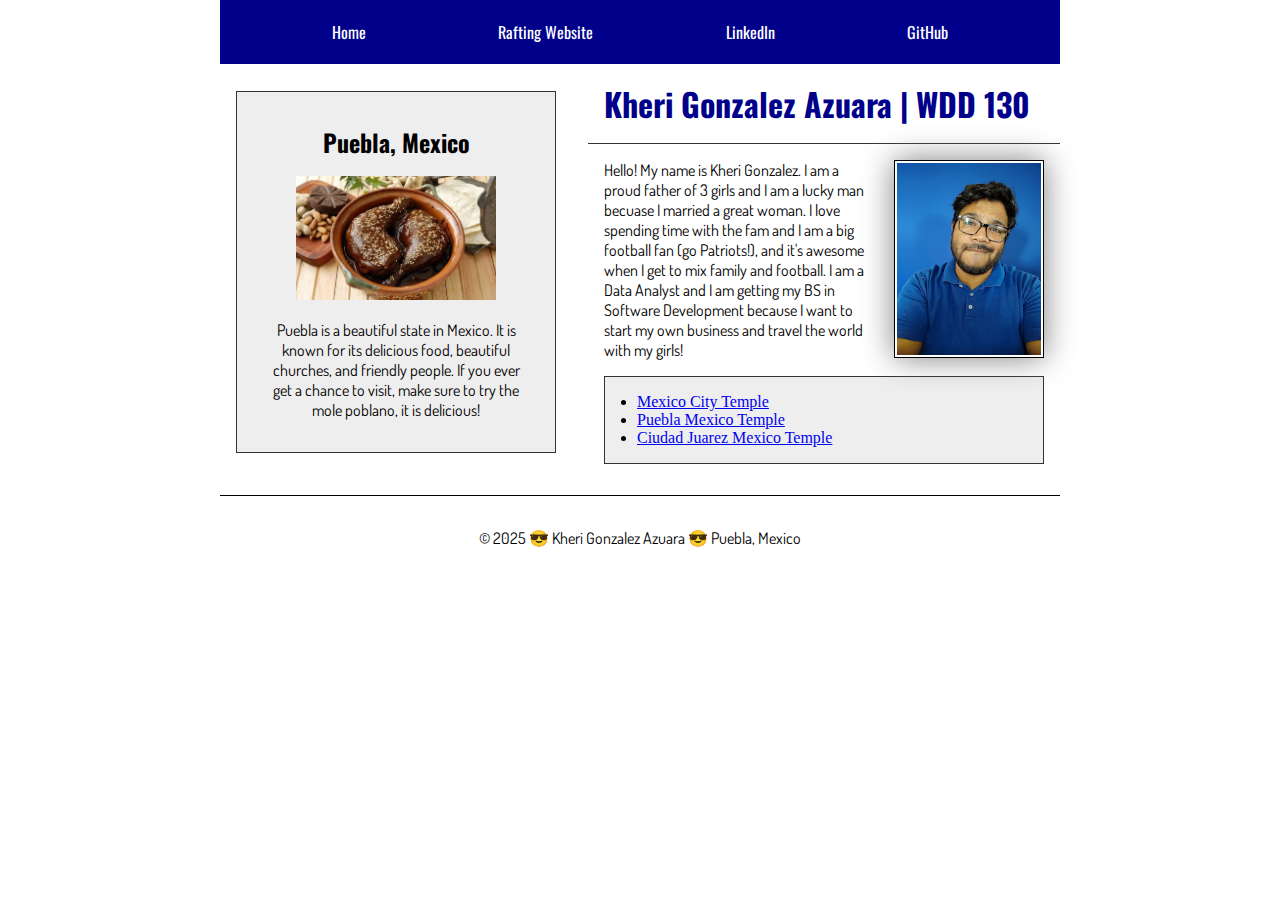
<file: index.html>
<!-- 27 march 2025 -->
<!doctype html>
<html lang="en-US">
  <head>
    <meta charset="utf-8">
    <meta name="viewport" content="width=device-width, initial-scale=1.0">
    <title>Kheri Gonzalez Azuara | WDD 130</title>
    <meta name="description" content="This is Kheri Gonzalez Azuara's class WDD 130 homepage. The purpose of this page is to demonstrate the neat skills I am learning during this awesome class">
    <meta name="author" content="Kheri Gonzalez Azuara">
    <link rel="stylesheet" href="styles/styles.css">

    <link rel="preconnect" href="https://fonts.googleapis.com">
    <link rel="preconnect" href="https://fonts.gstatic.com" crossorigin>
    <link href="https://fonts.googleapis.com/css2?family=Dosis:wght@200..800&family=Oswald:wght@200..700&display=swap" rel="stylesheet">
  </head>
  <body>
    <header>
        <nav>
            <a href="#">Home</a>
            <a href="wwr/">Rafting Website</a>
            <a href="https://www.linkedin.com/in/kheri-gonzalez/" target="_blank">LinkedIn</a>
            <a href="https://github.com/Kheriberto" target="_blank">GitHub</a>
        </nav>
    </header>
    <div class="grid">
      <main>
          <h1> Kheri Gonzalez Azuara | WDD 130</h1>
          <img src="images/profile.png" alt="Kheri Gonzalez Azuara" width="200">
          <p> Hello! My name is Kheri Gonzalez. I am a proud father of 3 girls and I am a lucky man becuase I married a great woman. I love spending time with the fam and I am a big football fan (go Patriots!), 
              and it's awesome when I get to mix family and football. I am a Data Analyst and I am getting my BS in Software Development because I want to start my own business and travel the world with my girls!</p>
          <ul class="box indent">
            <li><a href="https://noticias-mx.laiglesiadejesucristo.org/media/960x540/Exterior---noche.jpg" target="_blank">Mexico City Temple</a></li>
            <li><a href="https://newsroom.churchofjesuschrist.org/media/960x540/Puebla-Ext.jpg" target="_blank">Puebla Mexico Temple</a></li>
            <li><a href="https://www.churchofjesuschrist.org/imgs/b8280841d672858dc62bd729092aa6168ab00100/full/800%2C/0/default?lang=spa" target="_blank">Ciudad Juarez Mexico Temple</a></li>
          </ul>
      </main>
      <aside class = "box"> 
          <h2>Puebla, Mexico</h2>
          <img src="images/mole.webp" alt="Mole Poblano" width="200">
          <p> Puebla is a beautiful state in Mexico. It is known for its delicious food, beautiful churches, and friendly people. If you ever get a chance to visit, make sure to try the mole poblano, it is delicious!</p>
      </aside>
    </div>
    <footer>
        <p>© 2025 😎 Kheri Gonzalez Azuara 😎 Puebla, Mexico</p>
    </footer>
  </body>
</html>
</file>
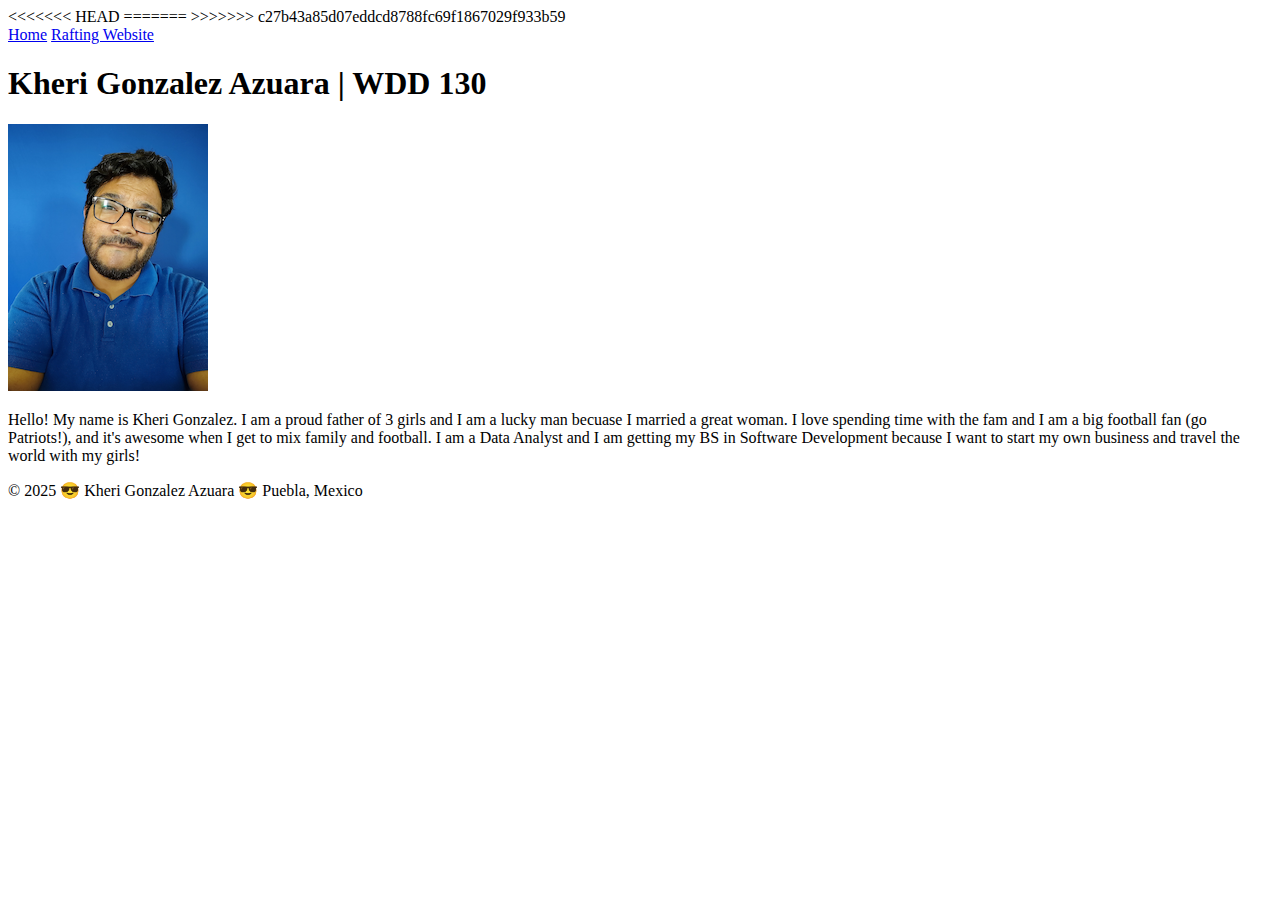
<file: week01/index.html>
<!doctype html>
<html lang="en-US">
  <head>
    <meta charset="utf-8">
<<<<<<< HEAD
    <meta name="viewport" content="width=device-width", initial-scale=1.0">
=======
    <meta name="viewport" content="width=device-width, initial-scale=1.0">
>>>>>>> c27b43a85d07eddcd8788fc69f1867029f933b59
    <title>Kheri Gonzalez Azuara | WDD 130</title>
  </head>
  <body>
    <header>
        <nav>
            <a href="#">Home</a>
            <a href="wwr/">Rafting Website</a>
        </nav>
    </header>
    <main>
        <h1> Kheri Gonzalez Azuara | WDD 130</h1>
        <img src="images/profile.png" alt="Kheri Gonzalez Azuara" width="200">
        <p> Hello! My name is Kheri Gonzalez. I am a proud father of 3 girls and I am a lucky man becuase I married a great woman. I love spending time with the fam and I am a big football fan (go Patriots!), 
            and it's awesome when I get to mix family and football. I am a Data Analyst and I am getting my BS in Software Development because I want to start my own business and travel the world with my girls!</p>
    </main>
    <footer>
        <p>© 2025 😎 Kheri Gonzalez Azuara 😎 Puebla, Mexico</p>
    </footer>
  </body>
</html>
</file>
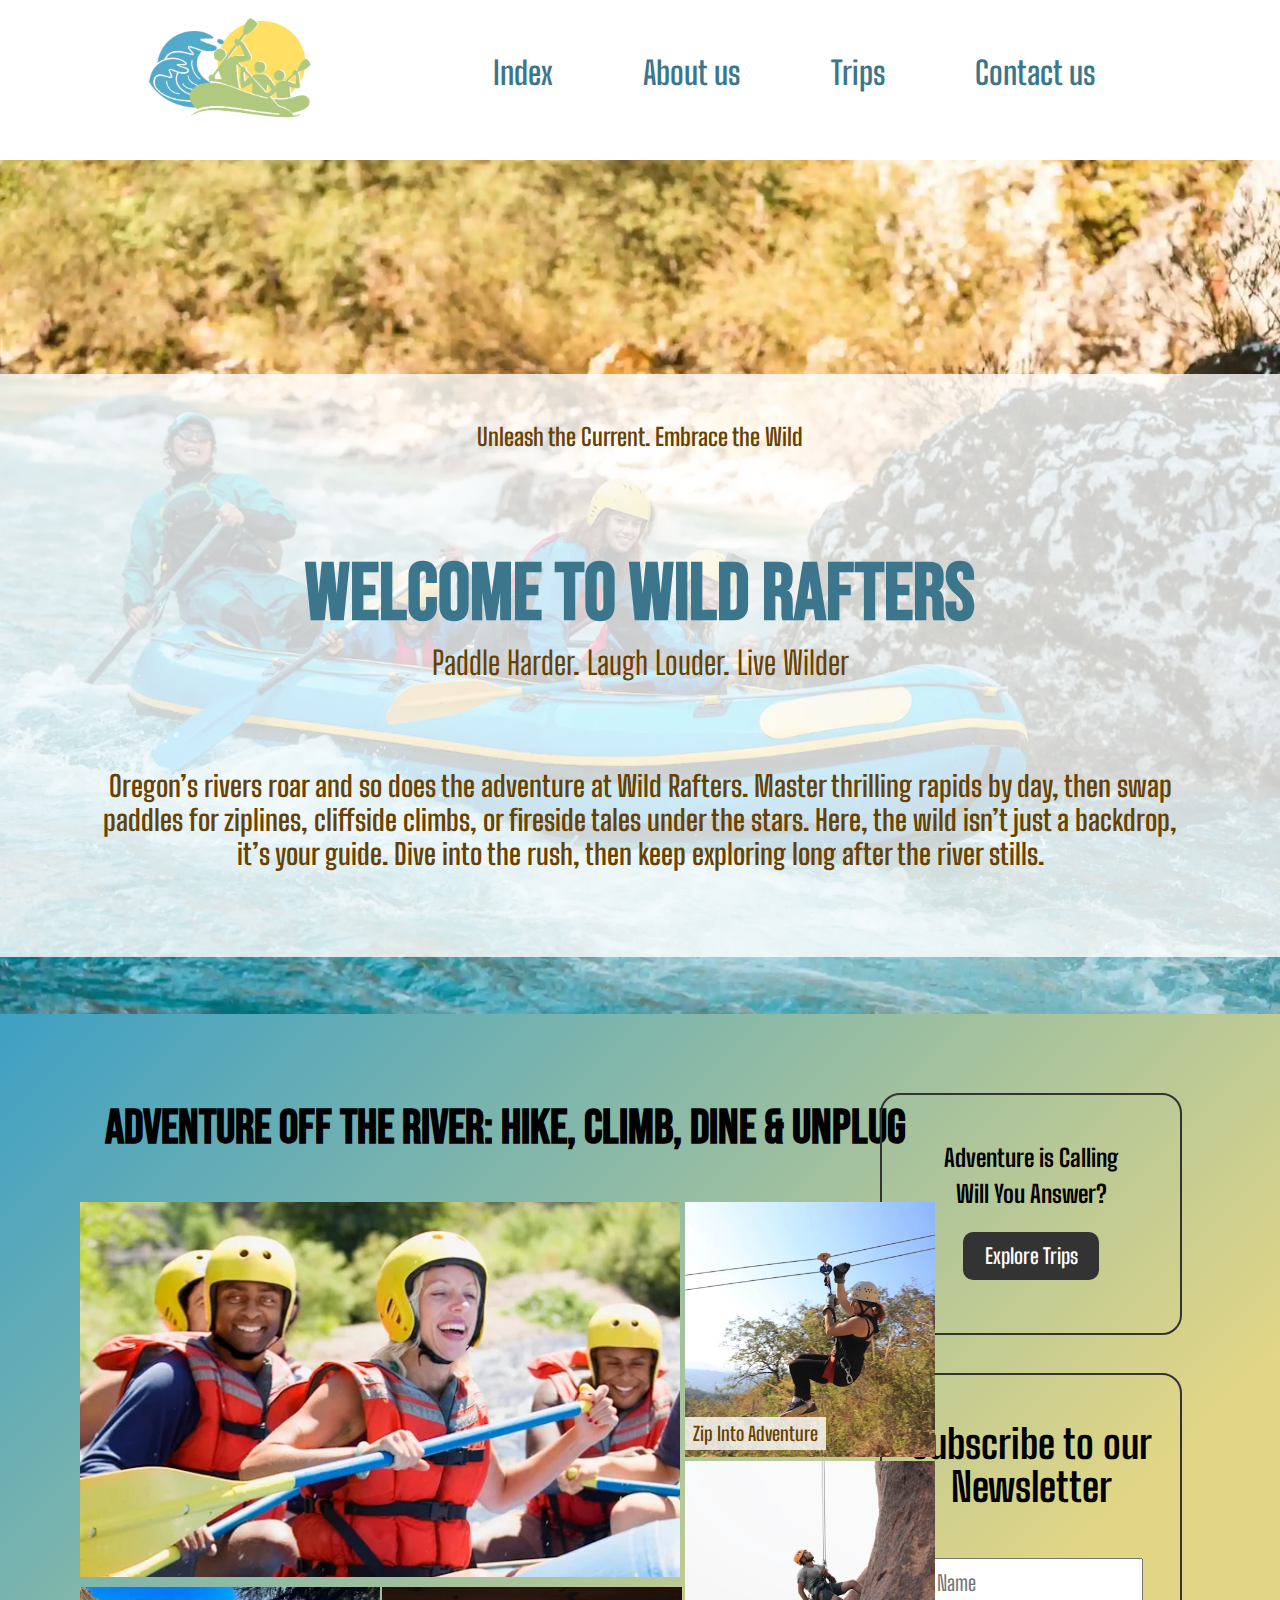
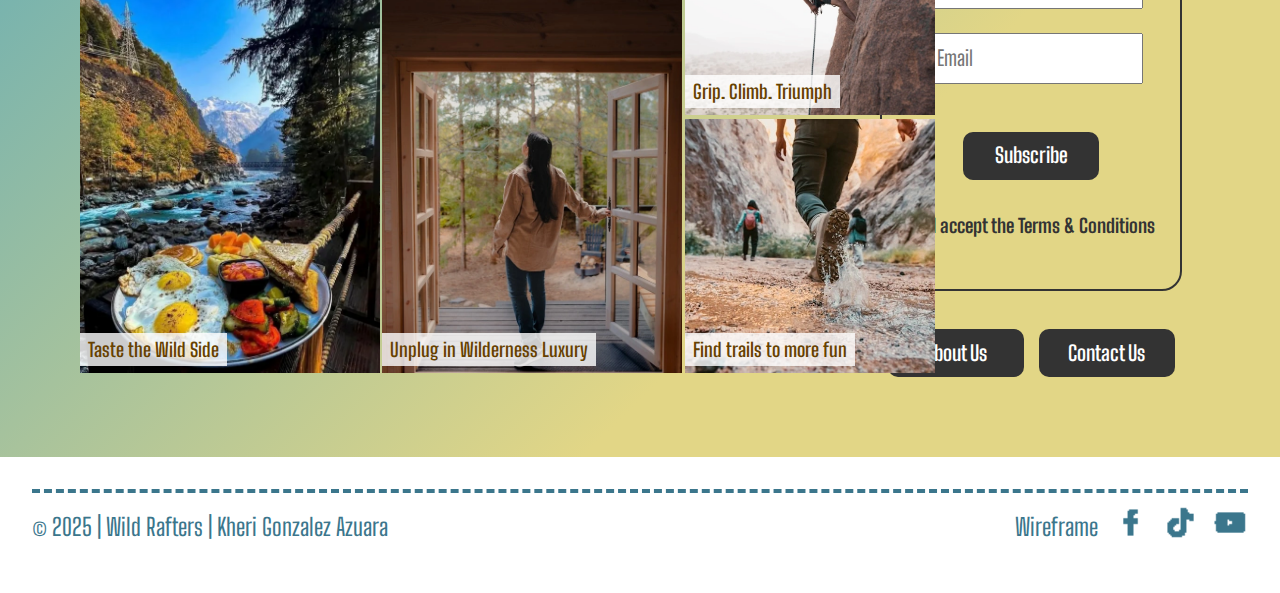
<file: wwr/index.html>
<!DOCTYPE html>
<html lang="en-US">
  <head>
    <meta charset="utf-8">
    <meta name="viewport" content="width=device-width, initial-scale=1.0">
    <title>Wild Rafters | Index</title>
    <meta name="description" content="Experience Oregon's wild rivers with Wild Rafters! Expert-guided white water rafting trips, scenic hikes, ziplining, and cozy cabin stays. Book your unforgettable adventure today!">
    <meta name="author" content="Kheri Gonzalez Azuara">
    <link rel="stylesheet" href="styles/rafting.css">
    <link rel="preconnect" href="https://fonts.googleapis.com">
    <link rel="preconnect" href="https://fonts.gstatic.com" crossorigin>
    <link href="https://fonts.googleapis.com/css2?family=Bebas+Neue&family=Big+Shoulders:opsz,wght@10..72,100..900&display=swap" rel="stylesheet">
  </head>
  <body>
    <header>
        <div class='logo-box'>
            <img src="images/wild_rafters.webp" alt="Wild Rafters">
        </div>
        <nav class="nav-bar">
            <a href="index.html">Index</a>
            <a href="about.html">About us</a>
            <a href="trips.html">Trips</a>
            <a href="contact.html">Contact us</a>
        </nav>
    </header>
    <main>
        <div class="hero-index">
            <img src="images/index_hero.webp" alt="Wild Rafters Home">
            <div class="hero-image-overlay">
                <div class="tagline">Unleash the Current. Embrace the Wild</div>
                <div class="hero-index-title">Welcome to Wild Rafters</div>
                <div class="hero-index-subtitle">Paddle Harder. Laugh Louder. Live Wilder</div>
                <div class="hero-index-paragraph">Oregon’s rivers roar and so does the adventure at Wild Rafters. Master thrilling rapids by day, then swap paddles for ziplines, cliffside climbs, or fireside tales under the stars. Here, the wild isn’t just a backdrop, it’s your guide. Dive into the rush, then keep exploring long after the river stills.</div>
            </div>
        </div>
        <div class="index-lower-section">
            <div class="index-left-section">
                <p class="index-pictures-grid-title">Adventure Off the River: Hike, Climb, Dine & Unplug</p>
                <div class="index-pictures-grid">
                    <div class="pictures-block-1">
                        <div class="backyard">
                            <img src="images/backyard.webp" alt="Oregon's Untamed Backyard">
                            <div class="overlay-index-grid">
                                <div class="overlay-text large-text">Paddle through the heart of Oregon’s untamed wilderness, where roaring rapids meet adrenaline-fueled grins. This is your backyard escape where every splash turns strangers into crewmates and rivers into lifelong stories.</div>
                            </div>
                        </div>
                        <div class="taste">
                            <img src="images/taste.webp" alt="Taste the Wild Side">
                            <div class="index-picture-text">Taste the Wild Side</div>
                            <div class="overlay-index-grid">
                                <div class="overlay-text large-text">Savor Oregon’s flavors: fresh-caught salmon, craft brews, and campfire-inspired dishes. Dine with a view of rivers, peaks, or starry skies.</div>
                            </div>
                        </div>
                        <div class="unplug">
                            <img src="images/unplug.webp" alt="Unplug in Wilderness Luxury">
                            <div class="index-picture-text">Unplug in Wilderness Luxury</div>
                            <div class="overlay-index-grid">
                                <div class="overlay-text large-text">Unplug in cozy wilderness retreats, crackling fires, cedar-scented air, and mornings spent steps from the river. Your rustic-chic escape awaits.</div>
                            </div>
                        </div>
                    </div>
                    <div class="pictures-block-2">
                        <div class="zip">
                            <img src="images/zip.webp" alt="Zip Into Adventure">
                            <div class="index-picture-text">Zip Into Adventure</div>
                            <div class="overlay-index-grid">
                                <div class="overlay-text small-text">Soar above the treetops and feel the rush of wind as you glide through Oregon’s wild canopy. A sky-high thrill that pairs perfectly with river adventures.</div>
                            </div>
                        </div>
                        <div class="climbing">
                            <img src="images/climbing.webp" alt="Grip. Climb. Triumph">
                            <div class="index-picture-text">Grip. Climb. Triumph</div>
                            <div class="overlay-index-grid">
                                <div class="overlay-text small-text">Scale rugged cliffs with routes for beginners and pros alike. Every ascent ends with views worth the adrenaline.</div>
                            </div>
                        </div>
                        <div class="trails">
                            <img src="images/trails.webp" alt="Find trails to more fun">
                            <div class="index-picture-text">Find trails to more fun</div>
                            <div class="overlay-index-grid">
                                <div class="overlay-text small-text">Explore Oregon’s hidden paths where moss-draped forests and alpine vistas reward every step. Fuel your journey with trails for all paces, from sunrise strolls to summit quests.</div>
                            </div>
                        </div>
                    </div>
                </div>
            </div>
            <div class="index-right-section">
                <div class="trips-cta">
                    <p class="trips-cta-title">Adventure is Calling<br>Will You Answer?</p>
                    <button  type="button" class="trips-cta-button" onclick="location.href='trips.html'">Explore Trips</button>
                </div>
                <form class="newsletter-form">
                    <p>Subscribe to our Newsletter</p>
                    <div class="index-form-questions">
                        <input type="text" id="name" name="fname" placeholder="Name" required>
                        <input type="email" id="email" name="email" placeholder="Email" required>
                    </div>
                    <input type="submit" value="Subscribe" class="index-form-button">
                    <div class="index-form-tac">
                        <input type="checkbox" id="accept-tac" name="accept-tac" value="yes" required>
                        <label for="accept-tac">I accept the Terms & Conditions</label>
                    </div>
                </form>
                <div class="index-buttons">
                    <button type="button" class="index-button" onclick="location.href='about.html'">About Us</button>
                    <button type="button" class="index-button" onclick="location.href='contact.html'">Contact Us</button>
                </div>
            </div>
        </div>
    </main>
    <footer>
        <p>© 2025 | Wild Rafters | Kheri Gonzalez Azuara</p>
        <div class = "social-media">
            <a href="https://wireframe.cc/pro/pp/059d224bf882163#x5niegcg" target="_blank">Wireframe</a>
            <a href="https://www.facebook.com/" target="_blank">
                <img src="images/facebook_icon.png" alt="Facebook">
            </a>
            <a href="https://www.tiktok.com/" target="_blank">
                <img src="images/tiktok_icon.png" alt="TikTok">
            </a>
            <a href="https://www.youtube.com/" target="_blank">
                <img src="images/youtube_icon.png" alt="YouTube">
            </a>
        </div>
    </footer>
  </body>
</html>
</file>
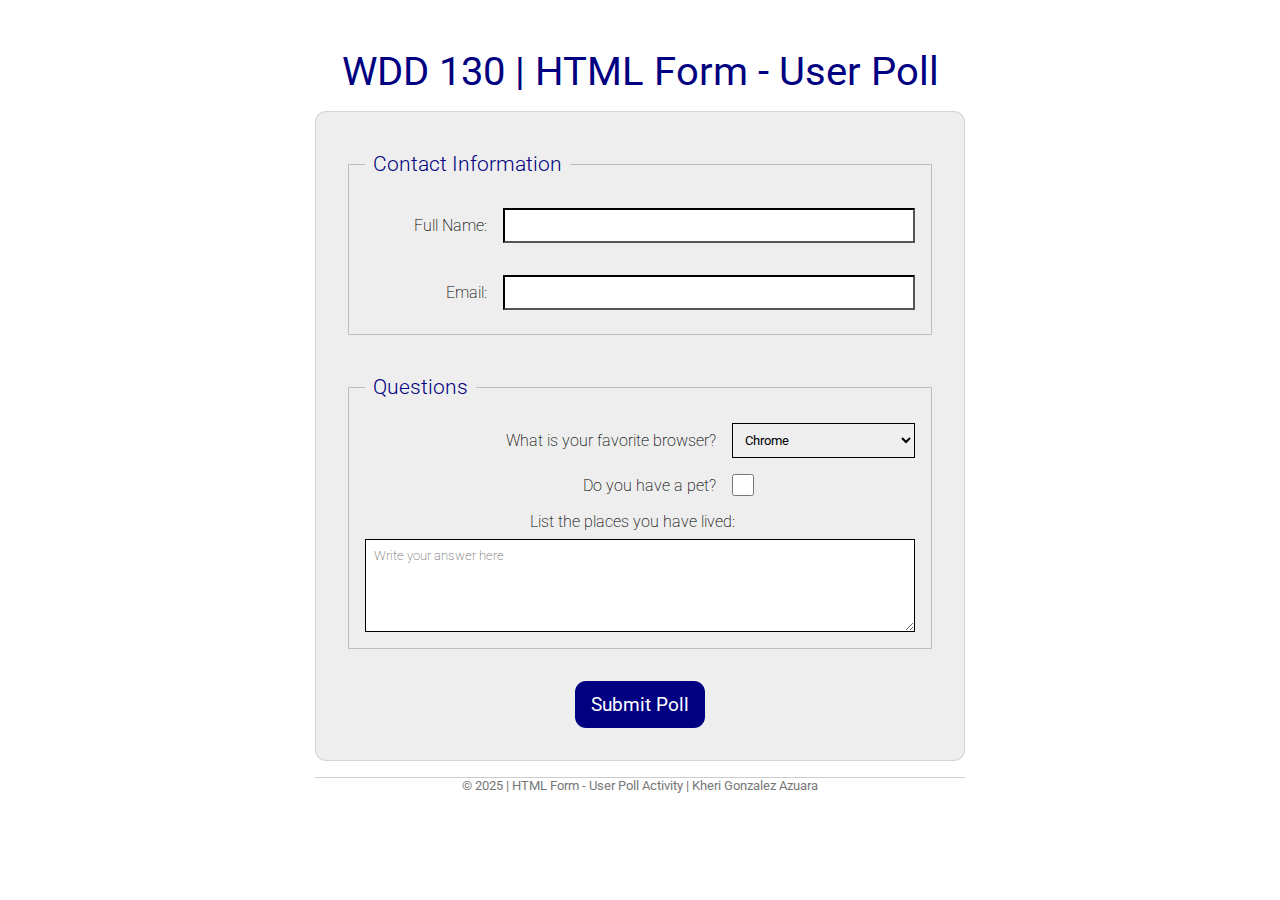
<file: week05/poll-form.html>
<!DOCTYPE html>
<html lang="en">
<head>
    <meta charset="UTF-8">
    <meta name="viewport" content="width=device-width, initial-scale=1.0">
    <title>Poll Form</title>
    <link rel="stylesheet" href="styles/poll-form.css">

    <link rel="preconnect" href="https://fonts.googleapis.com">
    <link rel="preconnect" href="https://fonts.gstatic.com" crossorigin>
    <link href="https://fonts.googleapis.com/css2?family=Roboto:ital,wght@0,100..900;1,100..900&display=swap" rel="stylesheet">
</head>
<body>
    <header>
        <h1>WDD 130 | HTML Form - User Poll</h1>
    </header>
    <main>
        <form class="entire">
            <fieldset class="field_contact">
                <legend>Contact Information</legend>
                <!-- form elements will go here -->
                <div class="form-item column1">
                    <label for="fullname">Full Name: </label>
                    <input type="text" id="fullname" name="fullname" required>
                </div>
                <div class="form-item column1">
                    <label for="useremail">Email: </label>
                    <input type="email" id="useremail" name="useremail" required>
                </div>
            </fieldset>
            <fieldset>
                <legend>Questions</legend>
                <!-- form elements will go here -->
                <div class="form-item column2">
                    <label for = "browser">What is your favorite browser?</label>
                    <select id="browser" name="browser">
                        <option value="chrome">Chrome</option>
                        <option value="firefox">Firefox</option>
                        <option value="safari">Safari</option>
                        <option value="edge">Edge</option>
                        <option value="brave">Brave</option>
                        <option value="other">Other</option>
                    </select>
                </div>
                <div class="form-item column2">
                    <label for="pet">Do you have a pet?</label>
                    <input type="checkbox" id="pet" name="pet" value="yes">
                </div>
                <div class="form-item column3">
                    <label>List the places you have lived:</label>
                    <textarea id="feedback" name="feedback" rows="5" placeholder="Write your answer here"></textarea>
                </div>
            </fieldset>
            <div class="submit_section">
                <input type="submit" class="submit_button" value="Submit Poll">
            </div>
        </form>
    </main>
    <footer>
        <p>&copy; 2025 | HTML Form - User Poll Activity | Kheri Gonzalez Azuara</p>
    </footer>
</html>
</file>
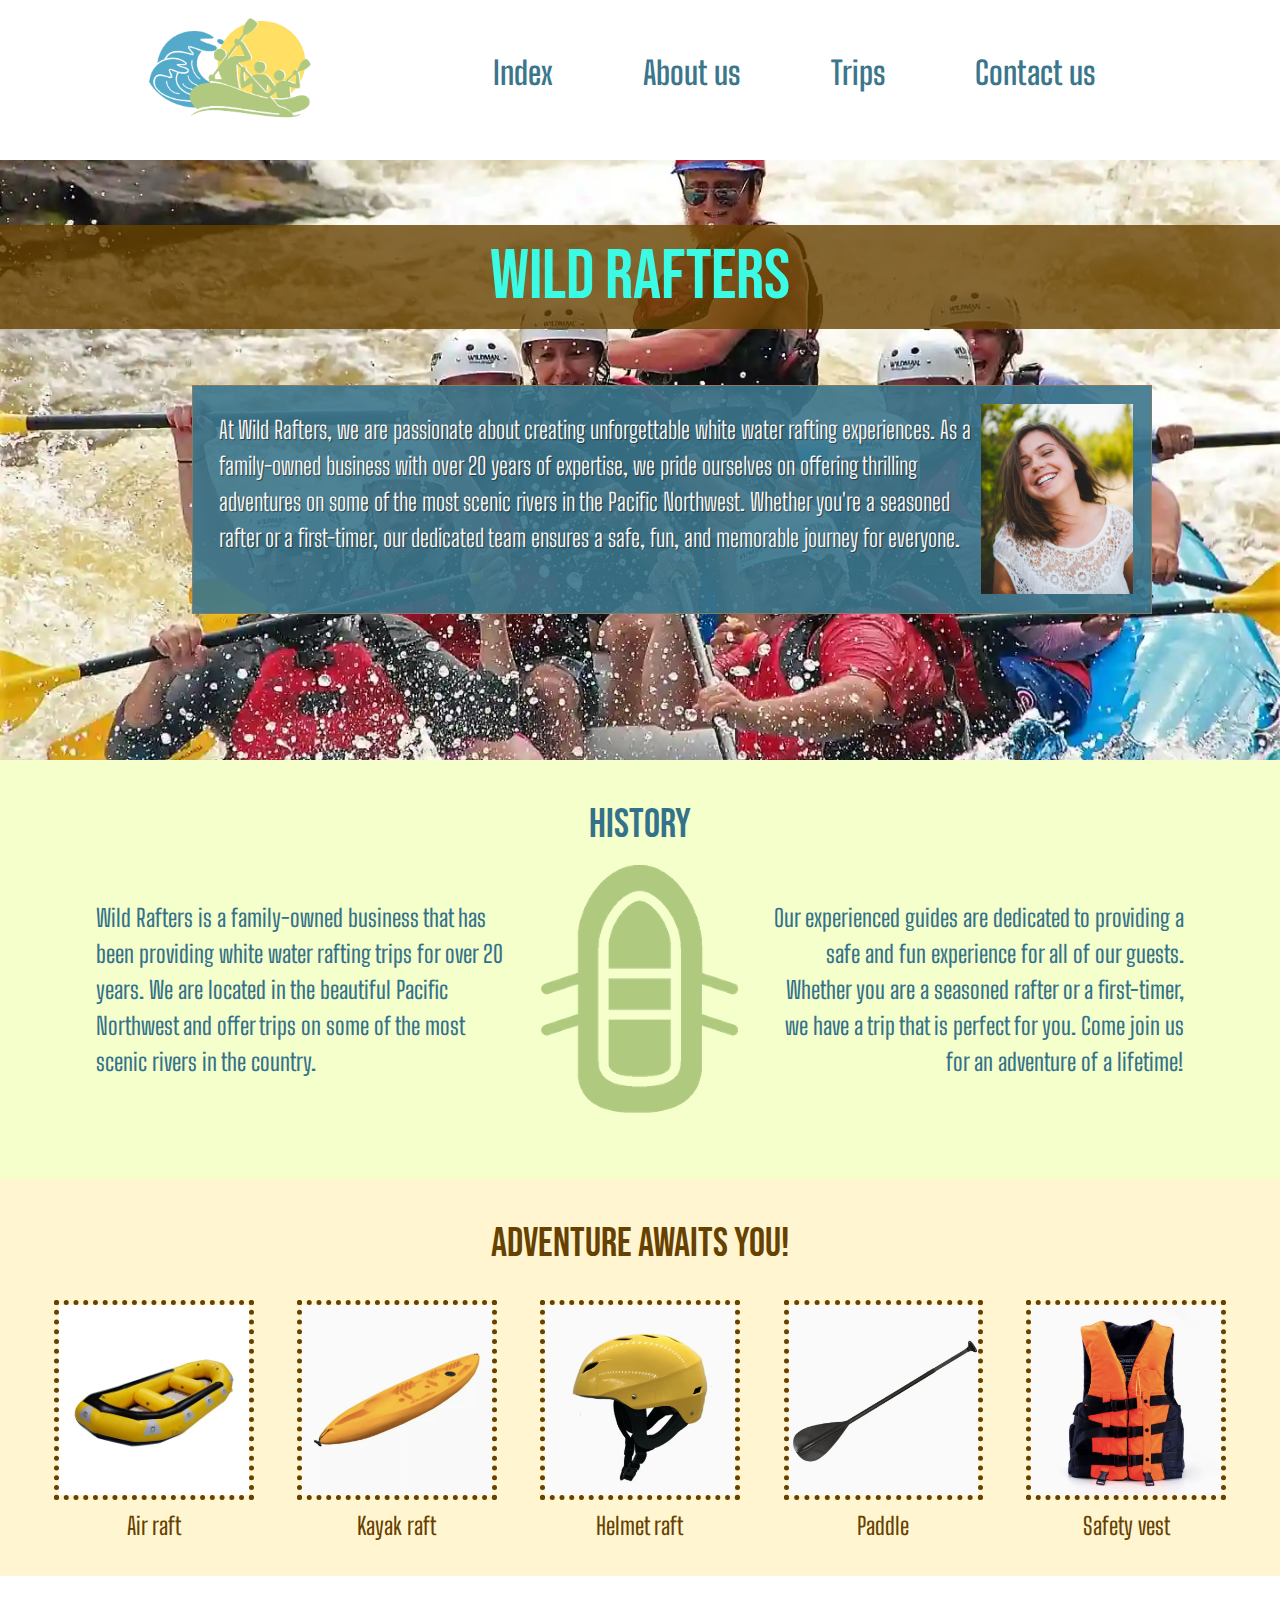
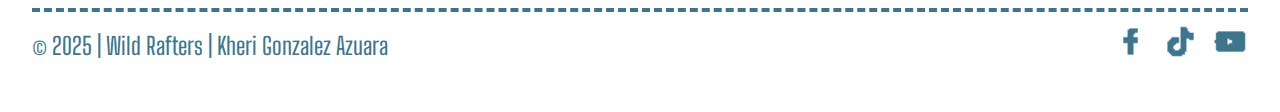
<file: wwr/about.html>
<!DOCTYPE html>
<html lang="en-US">
  <head>
    <meta charset="utf-8">
    <meta name="viewport" content="width=device-width, initial-scale=1.0">
    <title>Wild Rafters | About Us</title>
    <meta name="description" content="Wild Rafters is a family-owned business that has been providing white water rafting trips for over 20 years. We are located in the beautiful Pacific Northwest and offer trips on some of the most scenic rivers in the country. Our experienced guides are dedicated to providing a safe and fun experience for all of our guests. Whether you are a seasoned rafter or a first-timer, we have a trip that is perfect for you. Come join us for an adventure of a lifetime!">
    <meta name="author" content="Kheri Gonzalez Azuara">
    <link rel="stylesheet" href="styles/rafting.css">

    <link rel="preconnect" href="https://fonts.googleapis.com">
    <link rel="preconnect" href="https://fonts.gstatic.com" crossorigin>
    <link href="https://fonts.googleapis.com/css2?family=Bebas+Neue&family=Big+Shoulders:opsz,wght@10..72,100..900&display=swap" rel="stylesheet">
  </head>
  <body>
    <header>
        <div class='logo-box'>
            <img src="images/wild_rafters.webp" alt="Wild Rafters">
        </div>
        <nav class="nav-bar">
            <a href="index.html">Index</a>
            <a href="about.html">About us</a>
            <a href="trips.html">Trips</a>
            <a href="contact.html">Contact us</a>
        </nav>
    </header>
    <main>
        <div class="hero">
            <img src="images/hero.webp" alt="White Water Rafting">
            <h1>Wild Rafters</h1>
            <article>
                <img src="images/happy_employee.webp" alt="We are a happy team!">
                <p>At Wild Rafters, we are passionate about creating unforgettable white water rafting experiences. As a family-owned business with over 20 years of expertise, we pride ourselves on offering thrilling adventures on some of the most scenic rivers in the Pacific Northwest. Whether you're a seasoned rafter or a first-timer, our dedicated team ensures a safe, fun, and memorable journey for everyone.</p>
            </article>
        </div>
        <section class="history-section">
            <h2>History</h2>
            <p class="text left">Wild Rafters is a family-owned business that has been providing white water rafting trips for over 20 years. We are located in the beautiful Pacific Northwest and offer trips on some of the most scenic rivers in the country.</p>
            <img src="images/boat_png.png" alt="History">
            <p class="text right">Our experienced guides are dedicated to providing a safe and fun experience for all of our guests. Whether you are a seasoned rafter or a first-timer, we have a trip that is perfect for you. Come join us for an adventure of a lifetime!</p>
        </section>
        <section class="adventure-section">
            <h2>Adventure Awaits you!</h2>
            <figure class="equip one">
                <img src="images/raft_air_raft.webp" alt="Air boat rafting">
                <figcaption>Air raft</figcaption>
            </figure>
            <figure class="equip two">
                <img src="images/raft_canoe.webp" alt="Kayak rafting">
                <figcaption>Kayak raft</figcaption>
            </figure>
            <figure class="equip three">
                <img src="images/raft_helmet.webp" alt="Helmet">
                <figcaption>Helmet raft</figcaption>
            </figure>
            <figure class="equip four">
                <img src="images/raft_paddle.png" alt="Paddle">
                <figcaption>Paddle</figcaption>
            </figure>
            <figure class="equip five">
                <img src="images/raft_vest.webp" alt="Safety vest">
                <figcaption>Safety vest</figcaption>
            </figure>
        </section>
    </main>
    <footer>
        <p>© 2025 | Wild Rafters | Kheri Gonzalez Azuara</p>
        <div class = "social-media">
            <a href="https://www.facebook.com/" target="_blank">
                <img src="images/facebook_icon.png" alt="Facebook">
            </a>
            <a href="https://www.tiktok.com/" target="_blank">
                <img src="images/tiktok_icon.png" alt="TikTok">
            </a>
            <a href="https://www.youtube.com/" target="_blank">
                <img src="images/youtube_icon.png" alt="YouTube">
            </a>
        </div>
    </footer>
  </body>
</html>
</file>
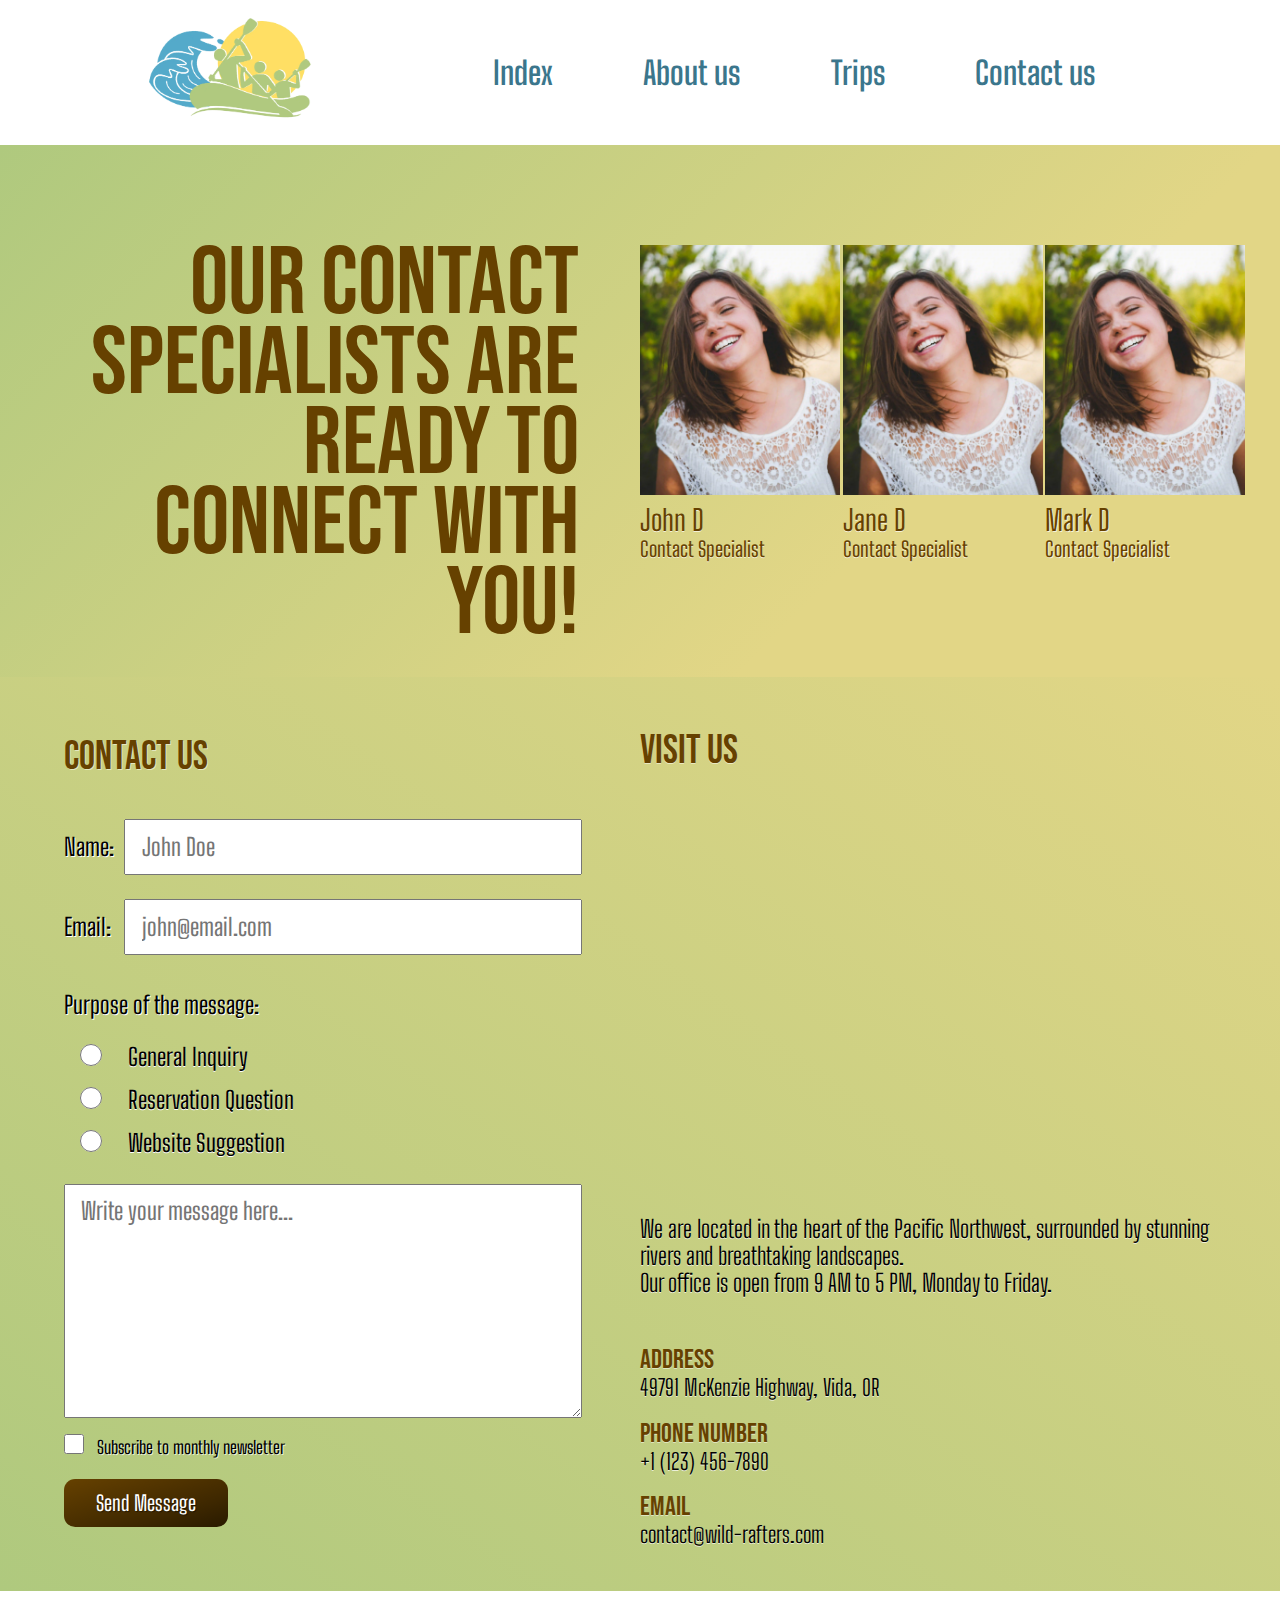
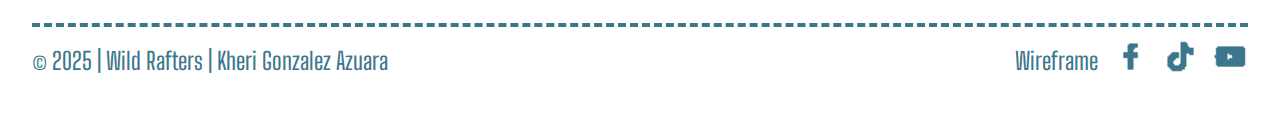
<file: wwr/contact.html>
<!DOCTYPE html>
<html lang="en-US">
  <head>
    <meta charset="utf-8">
    <meta name="viewport" content="width=device-width, initial-scale=1.0">
    <title>Wild Rafters | Contact Us</title>
    <meta name="description" content="Get in touch with Wild Rafters, your trusted provider of unforgettable white water rafting adventures for families and groups. Contact us today to plan your next thrilling outdoor experience on the scenic rivers of the Pacific Northwest.">
    <meta name="author" content="Kheri Gonzalez Azuara">
    <link rel="stylesheet" href="styles/rafting.css">

    <link rel="preconnect" href="https://fonts.googleapis.com">
    <link rel="preconnect" href="https://fonts.gstatic.com" crossorigin>
    <link href="https://fonts.googleapis.com/css2?family=Bebas+Neue&family=Big+Shoulders:opsz,wght@10..72,100..900&display=swap" rel="stylesheet">
  </head>
  <body>
    <header>
        <div class='logo-box'>
            <img src="images/wild_rafters.webp" alt="Wild Rafters">
        </div>
        <nav class="nav-bar">
            <a href="index.html">Index</a>
            <a href="about.html">About us</a>
            <a href="trips.html">Trips</a>
            <a href="contact.html">Contact us</a>
        </nav>
    </header>
    <main>
        <div class="first-section message">
            <h1 class="message-title">Our contact specialists are ready to connect with you!</h1>
            <div class="agents-1">
                <img src="images/happy_employee.webp" alt="John D - Contact Specialist" class="agent_img">
                <p class="agent-name">John D</p>
                <p class="role">Contact Specialist</p>
            </div>
            <div class="agents-2">
                <img src="images/happy_employee.webp" alt="Jane D - Contact Specialist" class="agent_img">
                <p class="agent-name">Jane D</p>
                <p class="role">Contact Specialist</p>
            </div>
            <div class="agents-3">
                <img src="images/happy_employee.webp" alt="Mark D - Contact Specialist" class="agent_img">
                <p class="agent-name">Mark D</p>
                <p class="role">Contact Specialist</p>
            </div>
        </div>
        <div class="second-section contact">
            <form class="contact-us">
                <h2>Contact Us</h2>
                <fieldset class="field-contact">
                    <div class="form-item questions">
                        <label for="name">Name:</label>
                        <input type="text" id="name" name="name" placeholder="John Doe" required>
                    </div>
                    <div class="form-item questions">
                        <label for="email">Email:</label>
                        <input type="email" id="email" name="email" placeholder="john@email.com" required>
                    </div>
                </fieldset>
                <fieldset class="field-purpose">
                    <legend>Purpose of the message:</legend>
                    <div class="form-item option">
                        <input type="radio" id="opt-1" name="purpose" value="general inquiry">
                        <label for="opt-1">General Inquiry</label>
                    </div>
                    <div class="form-item option">
                        <input type="radio" id="opt-2" name="purpose" value="reservation question">
                        <label for="opt-2">Reservation Question</label>
                    </div>
                    <div class="form-item option">
                        <input type="radio" id="opt-3" name="purpose" value="website suggestion">
                        <label for="opt-3">Website Suggestion</label>
                    </div>
                </fieldset>
                <fieldset class="field-message">
                    <div class="form-item message">
                        <textarea id="message" name="message" rows="6" placeholder="Write your message here..."></textarea>
                    </div>
                    <div class="checkbox">
                        <input type="checkbox" id="subscribe" name="subscribe" value="yes">
                        <label for="subscribe">Subscribe to monthly newsletter</label>
                    </div>
                </fieldset>
                <button type="submit" class="submit_button">Send Message</button>
            </form>
            <div class="visit-us">
                <h2>Visit Us</h2>
                <iframe id="map" src="https://www.google.com/maps/embed?pb=!1m18!1m12!1m3!1d2864.1246109818526!2d-122.4161870234083!3d44.122051821980364!2m3!1f0!2f0!3f0!3m2!1i1024!2i768!4f13.1!3m3!1m2!1s0x54c0bb8a3014f0f9%3A0xafdb07510aed3fe7!2s49791%20McKenzie%20Hwy%2C%20Vida%2C%20OR%2097488%2C%20USA!5e0!3m2!1sen!2smx!4v1744004530178!5m2!1sen!2smx" width="580" height="450" style="border:2px;" allowfullscreen="" loading="lazy" referrerpolicy="no-referrer-when-downgrade"></iframe>
                <div class="company-info-section">
                    <p class="map-caption">We are located in the heart of the Pacific Northwest, surrounded by stunning rivers and breathtaking landscapes.<br>Our office is open from 9 AM to 5 PM, Monday to Friday.</p>
                    <div class="company-info address">
                        <h3>Address</h3>
                        <p>49791 McKenzie Highway, Vida, OR</p>
                    </div>
                    <div class="company-info phone">
                        <h3>Phone Number</h3>
                        <p>+1 (123) 456-7890</p>
                    </div>
                    <div class="company-info email">
                        <h3>Email</h3>
                        <p>contact@wild-rafters.com</p>
                    </div>
                </div>
            </div>
        </div>
    </main>
    <footer>
        <p>© 2025 | Wild Rafters | Kheri Gonzalez Azuara</p>
        <div class = "social-media">
            <a href="https://wireframe.cc/pro/pp/059d224bf882163" target="_blank">Wireframe</a>
            <a href="https://www.facebook.com/" target="_blank">
                <img src="images/facebook_icon.png" alt="Facebook">
            </a>
            <a href="https://www.tiktok.com/" target="_blank">
                <img src="images/tiktok_icon.png" alt="TikTok">
            </a>
            <a href="https://www.youtube.com/" target="_blank">
                <img src="images/youtube_icon.png" alt="YouTube">
            </a>
        </div>
    </footer>
  </body>
</html>
</file>
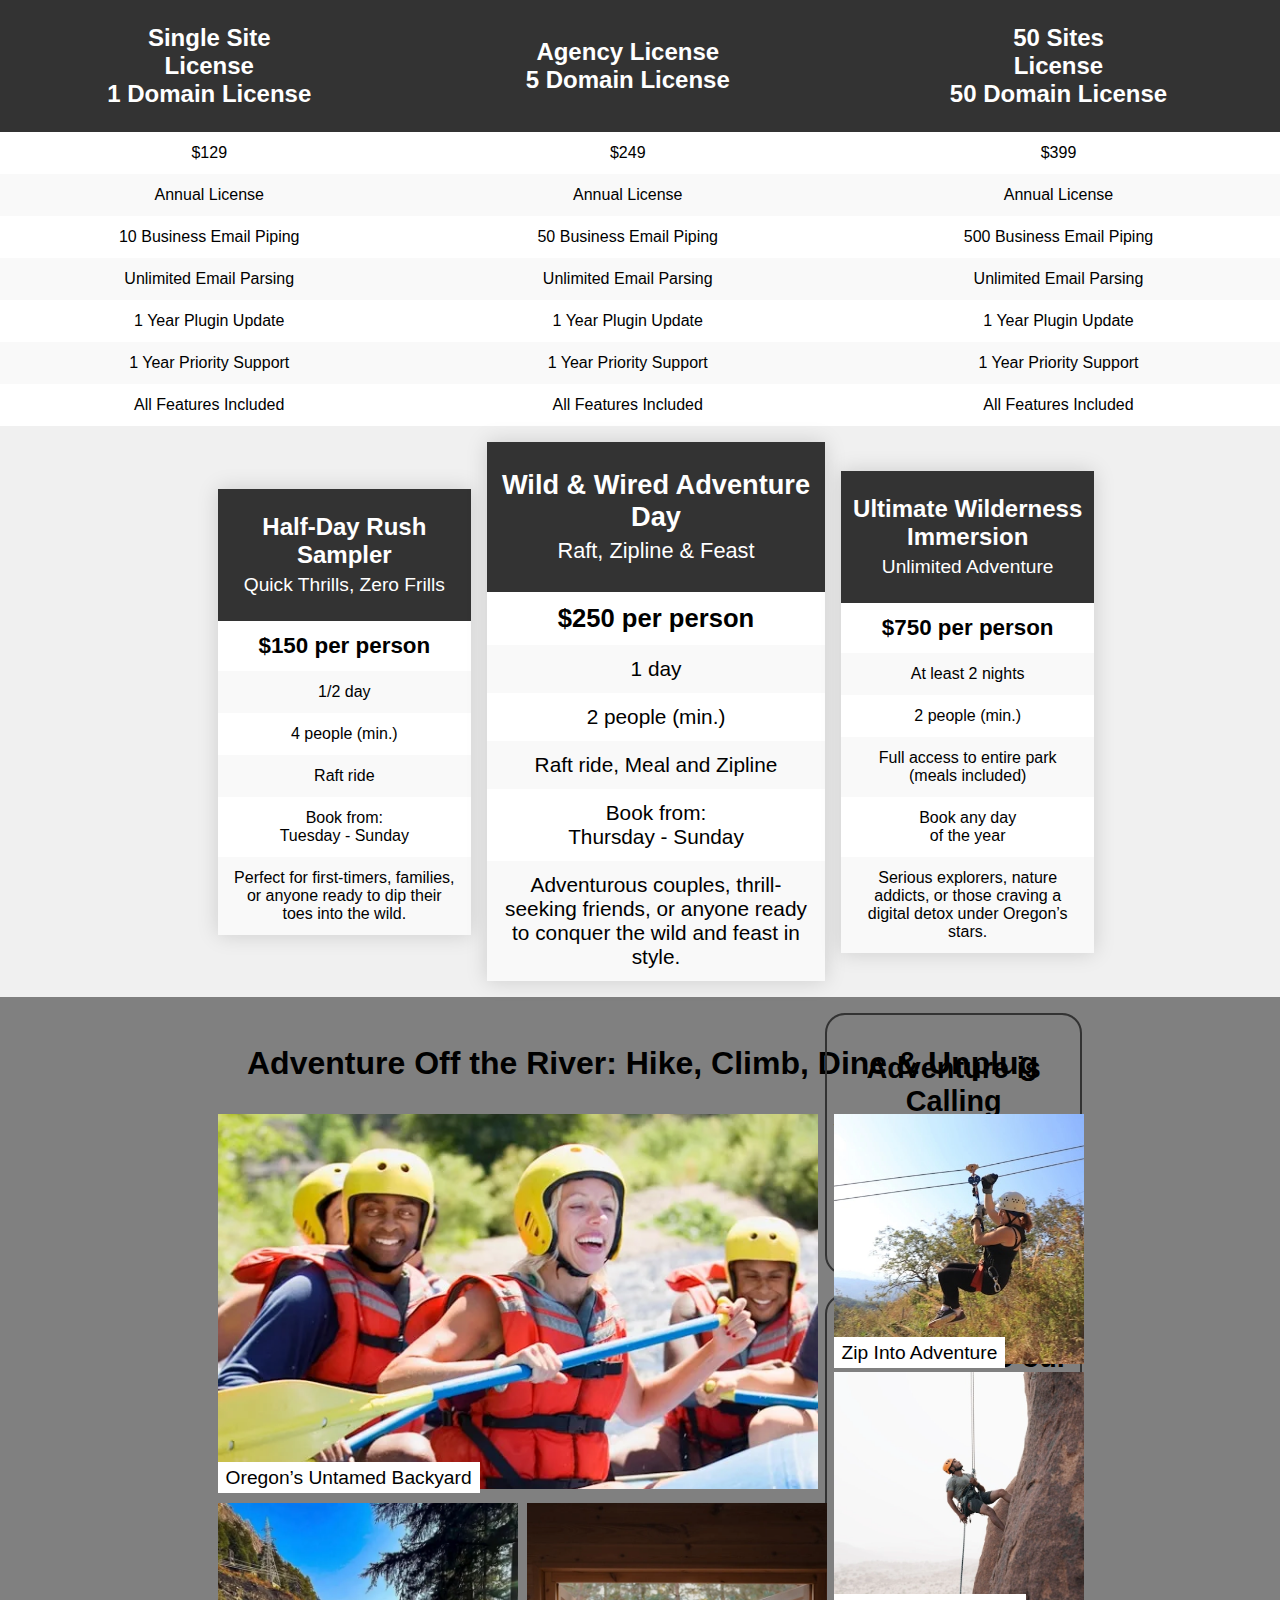
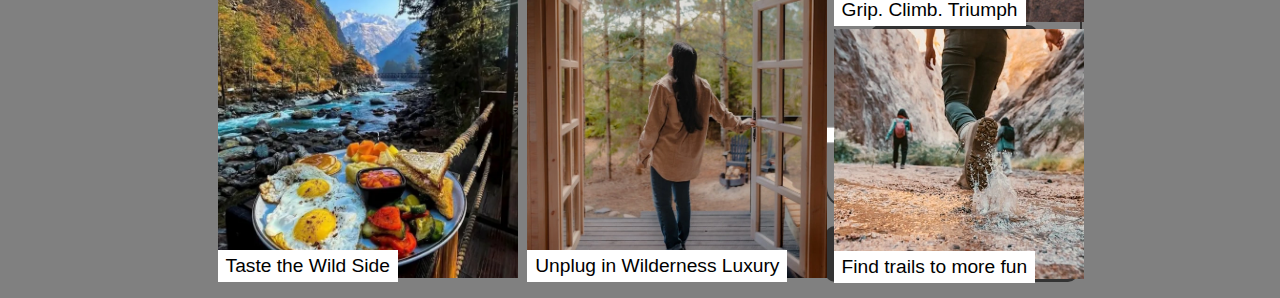
<file: wwr/test_table.html>
<!DOCTYPE html>
<html lang="en">
<head>
    <meta charset="UTF-8">
    <meta name="viewport" content="width=device-width, initial-scale=1.0">
    <title>Pricing Table</title>
    <link rel="stylesheet" href="styles/table_style.css">  
</head>
<body>
    <main>
        <div class="pricing-container">
            <table>
                <thead>
                    <tr>
                        <th>Single Site <br>License <br><span>1 Domain License</span></th>
                        <th class="featured">Agency License <br><span>5 Domain License</span></th>
                        <th>50 Sites <br>License <br><span>50 Domain License</span></th>
                    </tr>
                </thead>
                <tbody>
                    <tr>
                        <td>$129</td>
                        <td class="featured">$249</td>
                        <td>$399</td>
                    </tr>
                    <tr>
                        <td>Annual License</td>
                        <td class="featured">Annual License</td>
                        <td>Annual License</td>
                    </tr>
                    <tr>
                        <td>10 Business Email Piping</td>
                        <td class="featured">50 Business Email Piping</td>
                        <td>500 Business Email Piping</td>
                    </tr>
                    <tr>
                        <td>Unlimited Email Parsing</td>
                        <td class="featured">Unlimited Email Parsing</td>
                        <td>Unlimited Email Parsing</td>
                    </tr>
                    <tr>
                        <td>1 Year Plugin Update</td>
                        <td class="featured">1 Year Plugin Update</td>
                        <td>1 Year Plugin Update</td>
                    </tr>
                    <tr>
                        <td>1 Year Priority Support</td>
                        <td class="featured">1 Year Priority Support</td>
                        <td>1 Year Priority Support</td>
                    </tr>
                    <tr>
                        <td>All Features Included</td>
                        <td class="featured">All Features Included</td>
                        <td>All Features Included</td>
                    </tr>
                </tbody>
            </table>
        </div>

        <!-- New Test -->
        <div class="trips-pricing">
            <table>
                <thead>
                    <tr>
                        <th>Half-Day Rush Sampler<br>
                        <span class="trips-table-subtitle">Quick Thrills, Zero Frills</span>
                        </th>
                    </tr>
                </thead>
                <tbody>
                    <tr>
                        <td class="table-price">$150 per person</td>
                    </tr>
                    <tr>
                        <td>1/2 day</td>
                    </tr>
                    <tr>
                        <td>4 people (min.)</td>
                    </tr>
                    <tr>
                        <td>Raft ride</td>
                    </tr>
                    <tr>
                        <td>Book from:<br>Tuesday - Sunday</td>
                    </tr>
                    <tr>
                        <td>Perfect for first-timers, families, or anyone ready to 
                            dip their toes into the wild.</td>
                    </tr>
                </tbody>
            </table>
            <table class="trips-pricing-main">
                <thead>
                    <tr>
                        <th>Wild & Wired Adventure Day<br>
                        <span class="trips-table-subtitle">Raft, Zipline & Feast</span>
                        </th>
                    </tr>
                </thead>
                <tbody>
                    <tr>
                        <td class="table-price">$250 per person</td>
                    </tr>
                    <tr>
                        <td>1 day</td>
                    </tr>
                    <tr>
                        <td>2 people (min.)</td>
                    </tr>
                    <tr>
                        <td>Raft ride, Meal and Zipline</td>
                    </tr>
                    <tr>
                        <td>Book from:<br>Thursday - Sunday</td>
                    </tr>
                    <tr>
                        <td>Adventurous couples, thrill-seeking friends, or 
                            anyone ready to conquer the wild and feast in style.</td>
                    </tr>
                </tbody>
            </table>
            <table>
                <thead>
                    <tr>
                        <th>Ultimate Wilderness Immersion<br>
                        <span class="trips-table-subtitle">Unlimited Adventure</span>
                        </th>
                    </tr>
                </thead>
                <tbody>
                    <tr>
                        <td class="table-price">$750 per person</td>
                    </tr>
                    <tr>
                        <td>At least 2 nights</td>
                    </tr>
                    <tr>
                        <td>2 people (min.)</td>
                    </tr>
                    <tr>
                        <td>Full access to entire park<br>(meals included)</td>
                    </tr>
                    <tr>
                        <td>Book any day<br>of the year</td>
                    </tr>
                    <tr>
                        <td>Serious explorers, nature addicts, or those craving 
                            a digital detox under Oregon’s stars.</td>
                    </tr>
                </tbody>
            </table>
        </div>

        <div class="all">
            <div class="index-lower-section">
                <div class="index-left-section">
                    <p class="index-pictures-grid-title">Adventure Off the River: Hike, Climb, Dine & Unplug</p>
                    <div class="index-pictures-grid">
                        <div class="pictures-block-1">
                            <div class="backyard">
                                <img src="images/backyard.webp" alt="Oregon's Untamed Backyard">
                                <div class="index-picture-text">Oregon’s Untamed Backyard</div>
                            </div>
                            <div class="taste">
                                <img src="images/taste.webp" alt="Taste the Wild Side">
                                <div class="index-picture-text">Taste the Wild Side</div>
                            </div>
                            <div class="unplug">
                                <img src="images/unplug.webp" alt="Unplug in Wilderness Luxury">
                                <div class="index-picture-text">Unplug in Wilderness Luxury</div>
                            </div>
                        </div>
                        <div class="pictures-block-2">
                            <div class="zip">
                                <img src="images/zip.webp" alt="Zip Into Adventure">
                                <div class="index-picture-text">Zip Into Adventure</div>
                            </div>
                            <div class="climbing">
                                <img src="images/climbing.webp" alt="Grip. Climb. Triumph">
                                <div class="index-picture-text">Grip. Climb. Triumph</div>
                            </div>
                            <div class="trails">
                                <img src="images/trails.webp" alt="Find trails to more fun">
                                <div class="index-picture-text">Find trails to more fun</div>
                            </div>
                        </div>
                    </div>
                </div>
                <div class="index-right-section">
                    <div class="trips-cta">
                        <p class="trips-cta-title">Adventure is Calling<br>Will You Answer?</p>
                        <button class="trips-cta-button"><a href="trips.html">Explore Trips</a></button>
                    </div>
                    <form class="newsletter-form">
                        <p>Subscribe to our Newsletter</p>
                        <div class="index-form-questions">
                            <input type="name" id="name" name="name" placeholder="Name" required>
                            <input type="email" id="email" name="email" placeholder="Email" required>
                        </div>
                        <input type="submit" value="Subscribe" class="index-form-button">
                        <div class="index-form-tac">
                            <input type="checkbox" id="accept-tac" name="accept-tac" value="yes" required>
                            <label for="accept-tac">I accept the Terms & Conditions</label>
                        </div>
                    </form>
                    <div class="index-buttons">
                        <button class="index-button"><a href="about.html">About Us</a></button>
                        <button class="index-button"><a href="contact.html">Contact Us</a></button>
                    </div>
                </div>
            </div>
        </div>    
    </main>
</body>
</html>
</file>
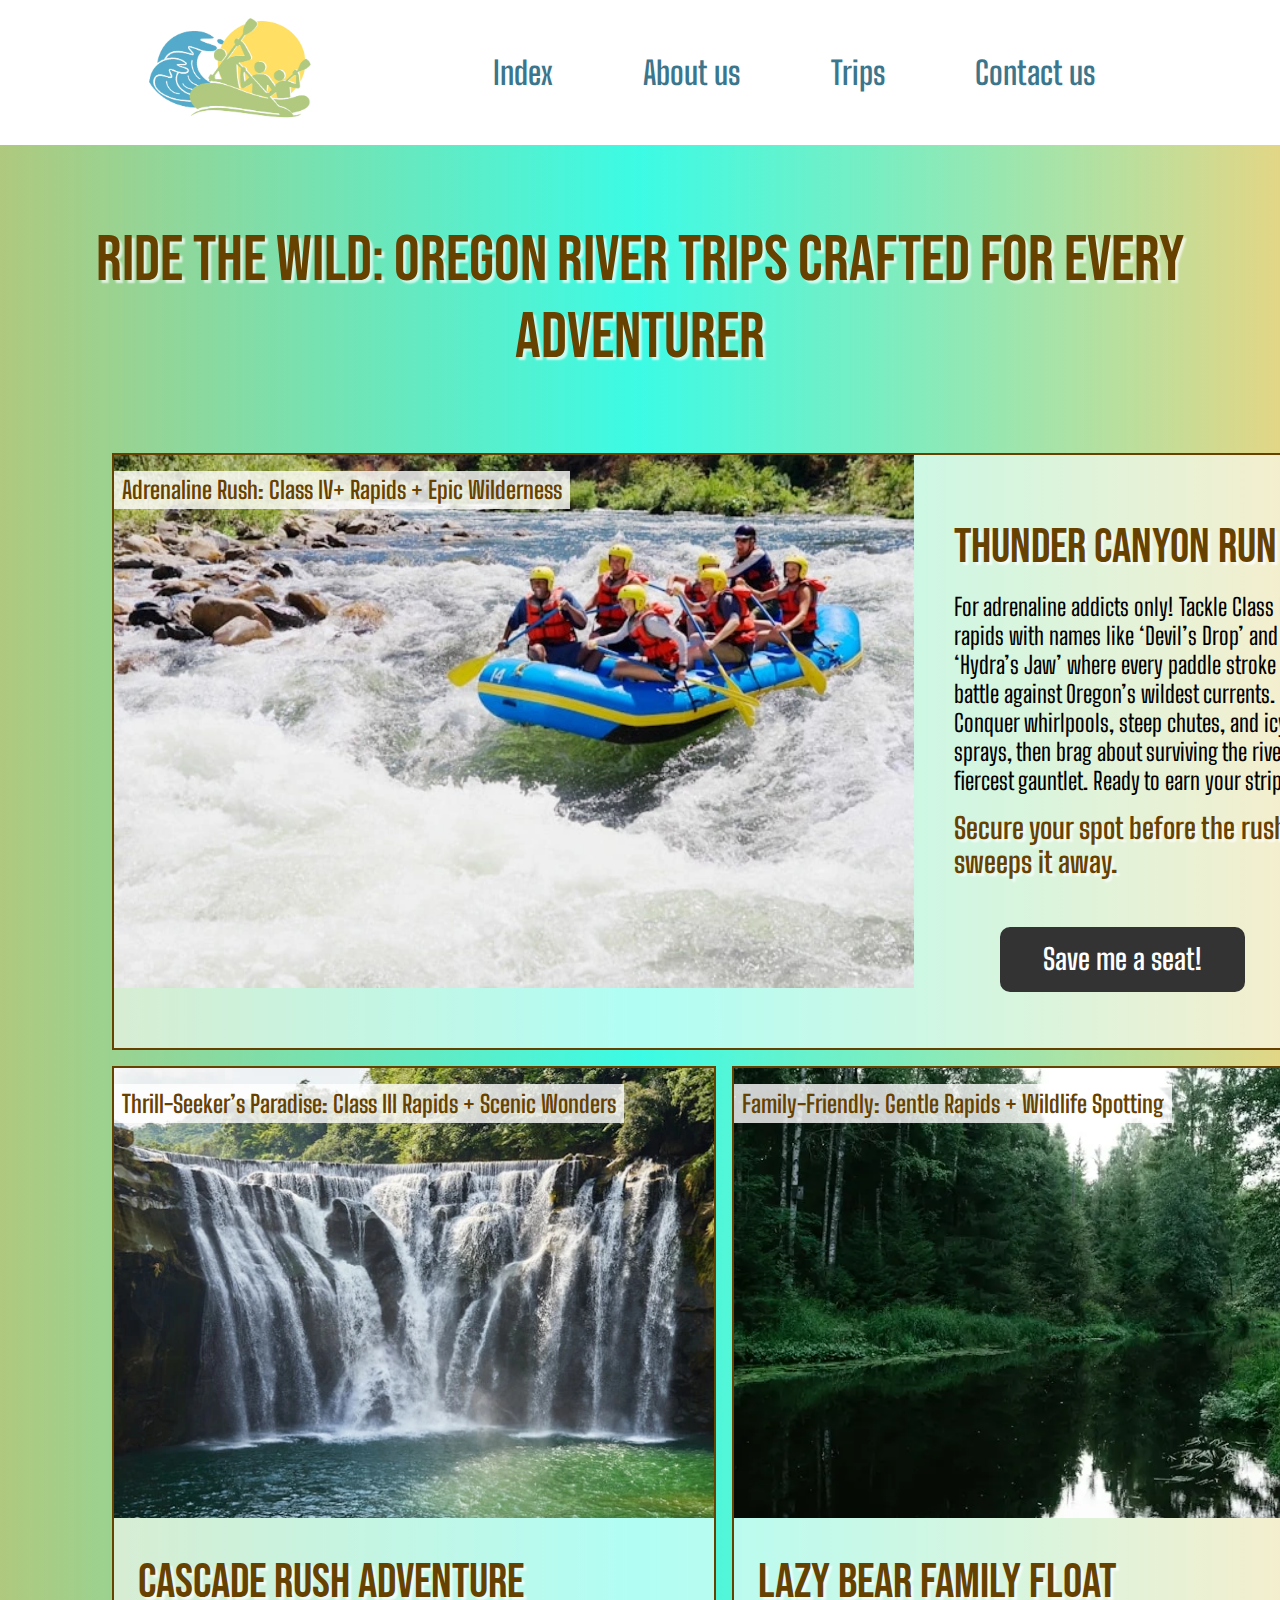
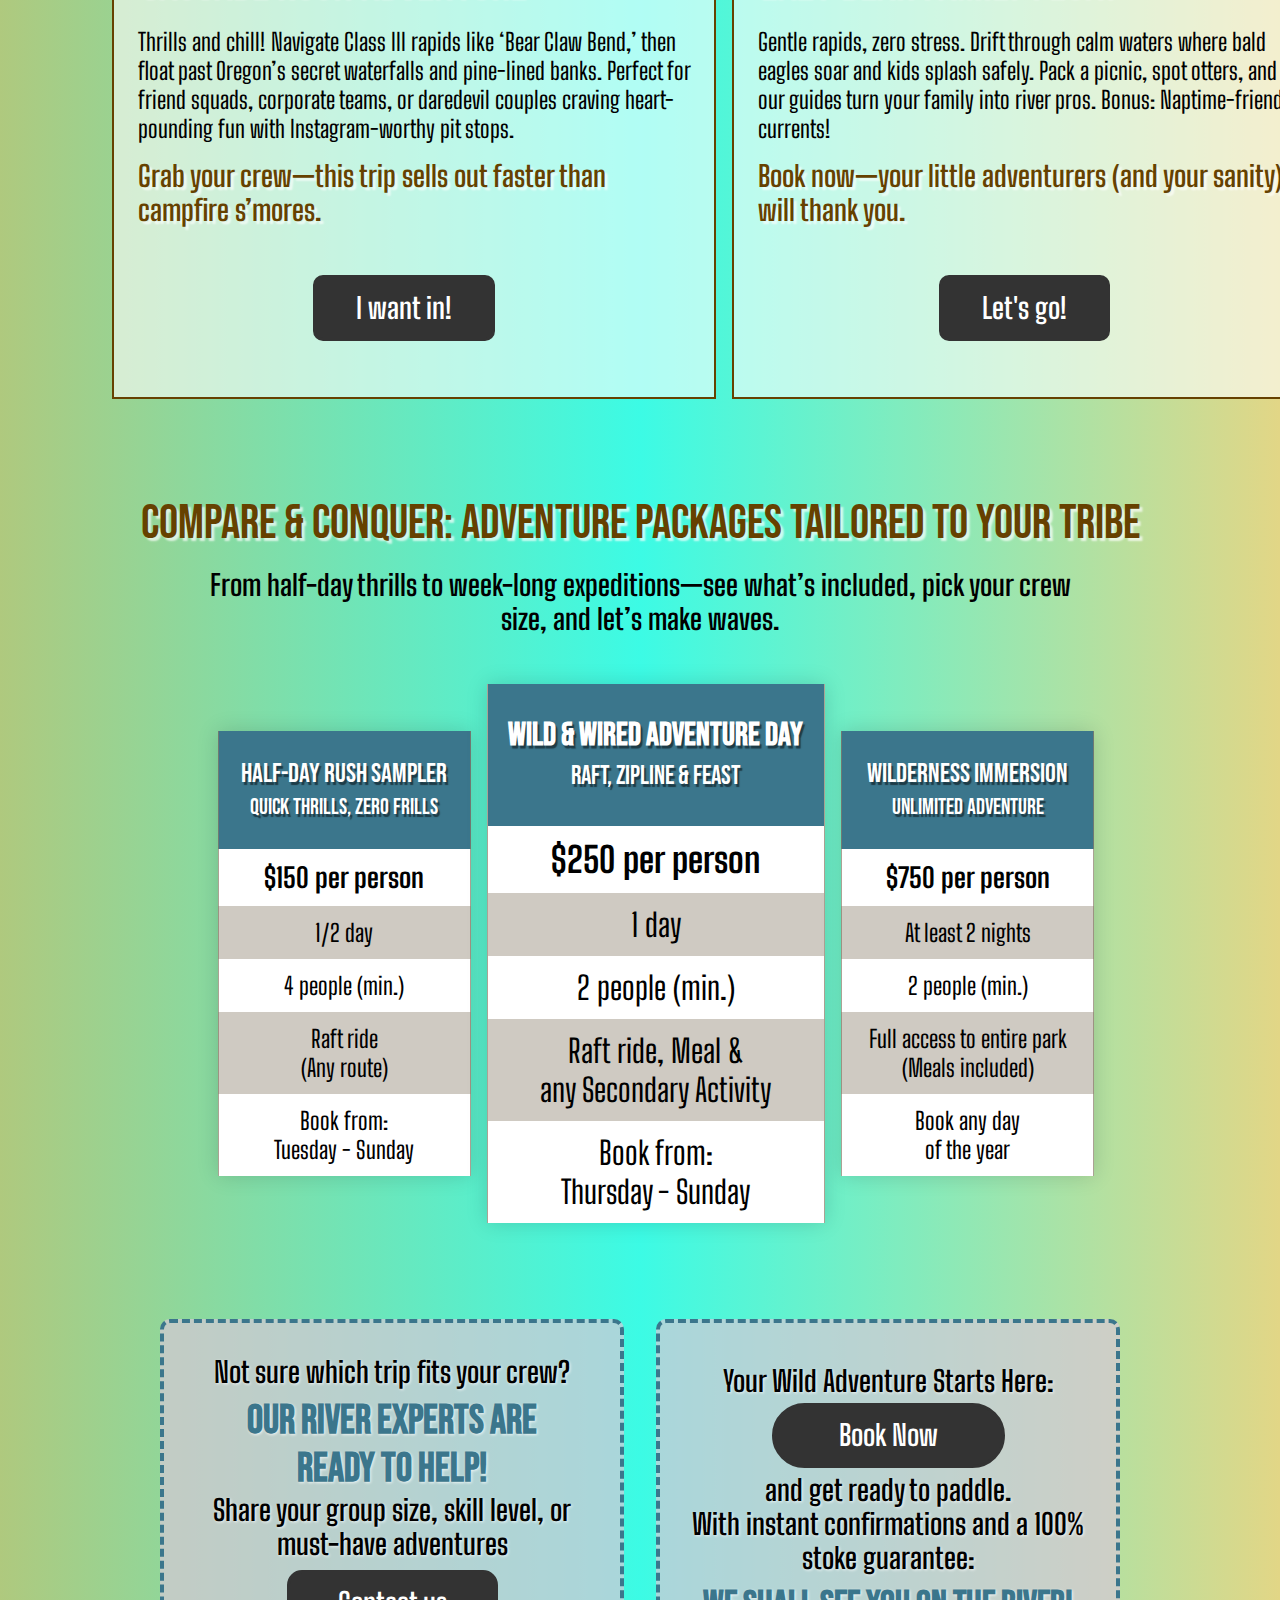
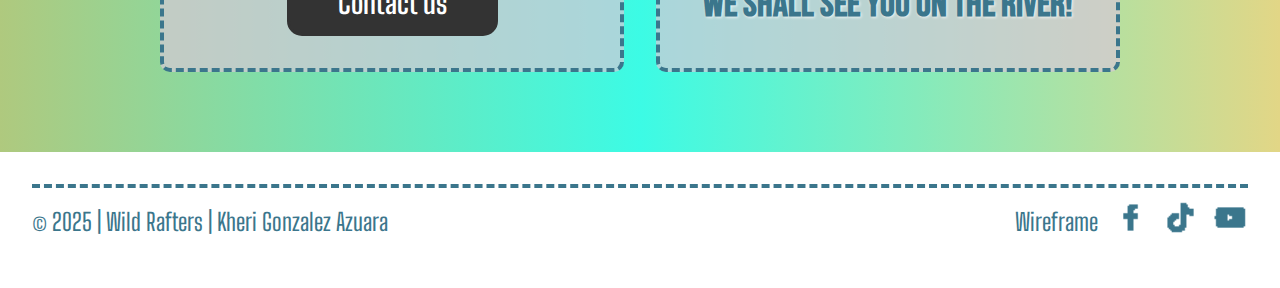
<file: wwr/trips.html>
<!DOCTYPE html>
<html lang="en-US">
  <head>
    <meta charset="utf-8">
    <meta name="viewport" content="width=device-width, initial-scale=1.0">
    <title>Wild Rafters | Trips</title>
    <meta name="description" content="Experience Oregon's wild rivers with Wild Rafters! Expert-guided white water rafting trips, scenic hikes, ziplining, and cozy cabin stays. Book your unforgettable adventure today!">
    <meta name="author" content="Kheri Gonzalez Azuara">
    <link rel="stylesheet" href="styles/rafting.css">
    <link rel="preconnect" href="https://fonts.googleapis.com">
    <link rel="preconnect" href="https://fonts.gstatic.com" crossorigin>
    <link href="https://fonts.googleapis.com/css2?family=Bebas+Neue&family=Big+Shoulders:opsz,wght@10..72,100..900&display=swap" rel="stylesheet">
  </head>
  <body>
    <header>
        <div class='logo-box'>
            <img src="images/wild_rafters.webp" alt="Wild Rafters">
        </div>
        <nav class="nav-bar">
            <a href="index.html">Index</a>
            <a href="about.html">About us</a>
            <a href="trips.html">Trips</a>
            <a href="contact.html">Contact us</a>
        </nav>
    </header>
    <main>
        <div class="trips-top">
            <h1>Ride the Wild: Oregon River Trips Crafted for Every Adventurer</h1>
            <div class="trips-routes-section">
                <div class="trips-thunder">
                    <div class="thunder-left">
                        <img src="images/thunder.webp" alt="Thunder Canyon Run">
                        <div class="trips-picture-text">Adrenaline Rush: Class IV+ Rapids + Epic Wilderness</div>
                    </div>
                    <div class="trips-routes-right">
                        <div class="trips-picture-title">Thunder Canyon Run</div>
                        <div class="trips-picture-description">For adrenaline addicts only! 
                            Tackle Class IV+ rapids with names like ‘Devil’s Drop’ and ‘Hydra’s Jaw’ where every paddle stroke is a battle against Oregon’s 
                            wildest currents. Conquer whirlpools, steep chutes, and icy sprays, then brag about surviving the river’s fiercest gauntlet. Ready 
                            to earn your stripes?</div>
                        <div class="trips-picture-prompt">Secure your spot before the rush sweeps it away.</div>
                        <button class="trips-picture-button">Save me a seat!</button>
                    </div>
                </div>
                <div class="trips-cascade">
                    <div class="cascade-left">
                        <img src="images/cascade.webp" alt="Cascade Rush Adventure">
                        <div class="trips-picture-text">Thrill-Seeker’s Paradise: Class III Rapids + Scenic Wonders</div>
                    </div>
                    <div class="trips-routes-right">
                        <div class="trips-picture-title">Cascade Rush Adventure</div>
                        <div class="trips-picture-description">Thrills and chill! Navigate 
                            Class III rapids like ‘Bear Claw Bend,’ then float past Oregon’s secret waterfalls and pine-lined banks. Perfect for friend squads, 
                            corporate teams, or daredevil couples craving heart-pounding fun with Instagram-worthy pit 
                            stops.</div>
                        <div class="trips-picture-prompt">Grab your crew—this trip sells out faster than campfire s’mores.</div>
                        <button class="trips-picture-button">I want in!</button>
                    </div>
                </div>
                <div class="trips-lazy">
                    <div class="lazy-left">
                        <img src="images/lazy.webp" alt="Lazy Bear Family Float">
                        <div class="trips-picture-text">Family-Friendly: Gentle Rapids + Wildlife Spotting</div>
                    </div>
                    <div class="trips-routes-right">
                        <div class="trips-picture-title">Lazy Bear Family Float</div>
                        <div class="trips-picture-description">Gentle rapids, zero stress. 
                            Drift through calm waters where bald eagles soar and kids splash safely. Pack a picnic, spot otters, and let our guides turn your 
                            family into river pros. Bonus: Naptime-friendly currents!</div>
                        <div class="trips-picture-prompt">Book now—your little adventurers (and your sanity) will thank you.</div>
                        <button class="trips-picture-button">Let's go!</button>
                    </div>
                </div>
            </div>
        </div>
        <div class="trips-middle">
            <h2>Compare & Conquer: Adventure Packages Tailored to Your Tribe</h2>
            <div class="trips-middle-subtitle">From half-day thrills to week-long expeditions—see what’s included, pick your crew<br>size, and let’s make waves.</div>
            <div class="trips-pricing">
                <table>
                    <thead>
                        <tr>
                            <th>Half-Day Rush Sampler<br>
                            <span class="trips-table-subtitle">Quick Thrills, Zero Frills</span>
                            </th>
                        </tr>
                    </thead>
                    <tbody>
                        <tr>
                            <td class="table-price">$150 per person</td>
                        </tr>
                        <tr>
                            <td>1/2 day</td>
                        </tr>
                        <tr>
                            <td>4 people (min.)</td>
                        </tr>
                        <tr>
                            <td>Raft ride<br>(Any route)</td>
                        </tr>
                        <tr>
                            <td>Book from:<br>Tuesday - Sunday</td>
                        </tr>
                    </tbody>
                </table>
                <table class="trips-pricing-main">
                    <thead>
                        <tr>
                            <th>Wild & Wired Adventure Day<br>
                            <span class="trips-table-subtitle">Raft, Zipline & Feast</span>
                            </th>
                        </tr>
                    </thead>
                    <tbody>
                        <tr>
                            <td class="table-price">$250 per person</td>
                        </tr>
                        <tr>
                            <td>1 day</td>
                        </tr>
                        <tr>
                            <td>2 people (min.)</td>
                        </tr>
                        <tr>
                            <td>Raft ride, Meal &<br>any Secondary Activity</td>
                        </tr>
                        <tr>
                            <td>Book from:<br>Thursday - Sunday</td>
                        </tr>
                    </tbody>
                </table>
                <table>
                    <thead>
                        <tr>
                            <th>Wilderness Immersion<br>
                            <span class="trips-table-subtitle">Unlimited Adventure</span>
                            </th>
                        </tr>
                    </thead>
                    <tbody>
                        <tr>
                            <td class="table-price">$750 per person</td>
                        </tr>
                        <tr>
                            <td>At least 2 nights</td>
                        </tr>
                        <tr>
                            <td>2 people (min.)</td>
                        </tr>
                        <tr>
                            <td>Full access to entire park<br>(Meals included)</td>
                        </tr>
                        <tr>
                            <td>Book any day<br>of the year</td>
                        </tr>
                    </tbody>
                </table>
            </div>
        </div>
        <div class="trips-bottom">
            <div class="trips-bottom-left">
                <div class="trips-bottom-text">
                    Not sure which trip fits your crew?</div>
                <div class="trips-bottom-left-cta">
                    Our river experts are<br>ready to help!</div>
                <div class="trips-bottom-text">
                    Share your group size, skill level, or must-have adventures</div>
                <button type="button" onclick="location.href='contact.html'">Contact us</button>
            </div>
            <div class="trips-bottom-right">
                <div class="trips-bottom-text">
                    Your Wild Adventure Starts Here:</div>
                <button type="button" onclick="location.href='checkout.html'">Book Now</button>
                <div class="trips-bottom-text">
                    and get ready to paddle.<br>
                    With instant confirmations and a 100% stoke guarantee:</div>
                <div class="trips-bottom-right-cta">We shall see you on the river!</div>
            </div>
        </div>
    </main>
    <footer>
        <p>© 2025 | Wild Rafters | Kheri Gonzalez Azuara</p>
        <div class = "social-media">
            <a href="https://wireframe.cc/pro/pp/059d224bf882163" target="_blank">Wireframe</a>
            <a href="https://www.facebook.com/" target="_blank">
                <img src="images/facebook_icon.png" alt="Facebook">
            </a>
            <a href="https://www.tiktok.com/" target="_blank">
                <img src="images/tiktok_icon.png" alt="TikTok">
            </a>
            <a href="https://www.youtube.com/" target="_blank">
                <img src="images/youtube_icon.png" alt="YouTube">
            </a>
        </div>
    </footer>
  </body>
</html>
</file>
<file: styles/styles.css>
* {
    margin: 0;
    padding: 0;
    box-sizing: border-box;
}

:root {
    --main_color: darkblue;
    --default_text_align: center;
    --default_image_height: auto;
}

p {
    font-family: "Dosis", sans-serif;
    font-weight: 200px;
    font-style: normal;
    padding: 0;
    margin: 1rem;
}

header, .grid, footer {
    max-width: 840px;
    margin: auto;
}

nav {
    padding: 1rem;font-family: "Oswald", sans-serif;
    font-weight: 100px;
    font-style: normal;
    background-color: var(--main_color); /* darkblue; */
    padding: 0rem;
    display: flex;
    justify-content: space-evenly;
    align-items: center;
}

nav a {
    color: white;
    display: block;
    padding: 20px;
    text-decoration: none;
}

main {
    grid-column: 2;
}

h1 {
    color: var(--main_color); /* darkblue; */
    border-bottom: #333 1px solid;
    padding: 1rem;font-family: "Oswald", sans-serif;
    font-weight: 400px;
    font-style: normal;
}

main img {
    width: 150px;
    height: var(--default_image_height); /* auto; */
    border: 1px solid black;
    padding: 2px;
    box-shadow: 0 0 30px gray;
    float: right;
    margin: 1rem 1rem 1rem 1rem;
}

main {
    grid-column: 2;
}

aside {
    width: 20rem;
    text-align: var(--default_text_align); /* center; */
    position: relative;
    grid-row: 1;
}

h2 {
    padding: 1rem;font-family: "Oswald", sans-serif;
    font-weight: 300px;
    font-style: normal;
}

aside img {
    width: 200px;
    height: var(--default_image_height); /* auto; */
    position: relative;
}

footer {
    margin-top: 15px;
    border-top: 1px solid #000;
    text-align: var(--default_text_align); /* center; */
    padding: 1rem;font-family: "Oswald", sans-serif;
    font-weight: 100px;
    font-style: normal;
}

/* Class Selectors */

.grid {
    display: grid;
    grid-template-columns: 1fr 2fr;
    align-items: center;
    gap: 1rem;
}

.box {
    padding: 1rem;
    border: 1px solid #333;
    margin: 1rem;
    background-color: #eee;
    color: #000;
}

.indent {
    padding-left: 2rem;
}
</file>
<file: wwr/styles/rafting.css>
* {
    margin: 0;
    padding: 0;
    box-sizing: border-box;
}

:root {
    --primary-color: #e2d686;
    --secondary-color: #877b66;
    --secondary-color_1: #664100;
    --accent1-color: #ffdf64;
    --accent2-color: #3ea0c4;
    --accent2-color_1: #3b768c;
    --accent2-color_2: #3cfbe5;
    --accent3-color: #afc97e;
}

header {
    /* background-color: rgba(226,214,134); */
    margin: 0 auto;
    display: grid;
    grid-template-columns: 30% 1fr;
    column-gap: 0.5rem;
    align-items: center;
    /* border-bottom: 1px solid var(--secondary-color); */
    max-width: 1000px;
}

nav a, footer a {
    text-decoration: none;
    color: var(--accent2-color_1);
}

nav a:hover {
    text-decoration: underline solid var(--accent2-color_1);
}

nav a {
    /* text-shadow: rgba(60,251,229,1) 3px 3px 3px; */
    font-weight: 500;
}

h1 {
    color: var(--accent2-color_2);
    font-family: "Bebas Neue", sans-serif;
    font-style: normal;
    font-weight: 400;
    font-size: 3rem;
    text-align: center;
}

h2 {
    /* color: var(--secondary-color_1); */
    font-family: "Bebas Neue", sans-serif;
    font-style: normal;
    font-weight: 500;
    font-size: 2.5rem;
    text-align: center;
    grid-column: 1 / -1;
    margin: 1rem;
}

h3 {
    /* color: var(--secondary-color_1); */
    font-family: "Bebas Neue", sans-serif;
    font-style: normal;
    font-weight: 400;
    font-size: 2rem;
    /* text-align: left; */
    grid-column: 1 / -1;
    margin: 1rem;
}

p, .equip figcaption, 
form, input, textarea,
footer a {
    font-family: "Big Shoulders", sans-serif;
    font-style: normal;
    font-size: 1.5rem;
    line-height: 1.5;
}

input[type="radio"] {
    width: 22px;
    height: 22px;
    margin: 0 1.3rem 1rem 1rem;
}

option {
    align-self: center;
    padding-left: 1rem;
}

input[type="checkbox"] {
    width: 20px;
    height: 20px;
    /* vertical-align: center; */
    margin-right: 0.5rem;
}

fieldset {
    border: none;
}

footer {
    border-top: 4px dashed var(--accent2-color_1);
    max-width: 100%;
    margin: 2rem;
    display: flex;
    flex-direction: row;
    justify-content: space-between;
    align-items: center;
}

footer p {
    font-size: 1.5rem;
    font-weight: 400;
    color: var(--accent2-color_1);
    margin: 1rem 0px;
}

/* Class Selectors */

.clearfix::after {
    content: "";
    display: table;
    clear: both;
}

.logo-box {
    /* margin: 0 0.25rem 0 1rem; */
    /* width: 35px; */
    height: auto;
}

.logo-box img {
    width: 180px;
    height: auto;
}

.nav-bar {
    align-items: center;
    font-family: "Big Shoulders", sans-serif;
    font-style: normal;
    font-weight: 400;
    font-size: 2rem;
    display: flex;
    justify-content: space-around;
}

.hero {
    position: relative;
    margin-top: 15px;
    width: 100%;
    height: 600px;
}

.hero img {
    position: absolute;
    width: 100%;
    height: 600px;
    object-fit: cover;
}

.hero h1 {
    position: absolute;
    object-fit: cover;
    background-color: rgba(102,65,0,0.8);
    font-size: 70px;
    top: 65px;
    width: 100%;
    padding: 10px 0 10px 0;
}

.hero p {
    padding: 1rem 2rem 1rem 1rem;
    text-shadow: 1px 1px 1px rgba(0,0,0,0.5);
    font-weight: 300;
    color: whitesmoke;
}

.hero article {
    position: relative;
    background-color: rgba(59,118,140,0.9);
    top: 225px;
    left: 15%;
    right: 15%;
    border: 1px solid var(--secondary-color);
    padding: 0.65rem;
    width: 75%;
    overflow: hidden;
}

.hero article img {
    width: auto;
    height: 190px;
    margin: 0.5rem 0.5rem;
    float: right;
    position: relative;
    z-index: 9999;
}

.history-section {
    background-color: #f4ffcc /* rgba(175,201,126,0.3) */;
    /* margin: 2rem 2rem 2rem 2rem; */
    padding-top: 25px;
    display: grid;
    grid-template-columns: 2fr 20% 2fr;
    justify-content: center;
    align-items: center;
}

.history-section h2 {
    color: #347289;
}

.left {
    padding-left: 6rem;
}

.history-section img {
    justify-self: center;
    padding-bottom: 4rem;
}

.right {
    padding-right: 6rem;
    text-align: right;
}

.text {
    color: #347289 /* var(--accent2-color) */;
    padding-bottom: 4rem;
    font-weight: 400;
}

.adventure-section {
    background-color: rgba(255,223,100,0.3);
    padding: 25px 2rem 2rem 2rem;
    display: grid;
    grid-template-columns: repeat(5, 5fr);
}

.adventure-section h2 {
    color: var(--secondary-color_1);
}

.equip {
    display: flex;
    flex-direction: column;
    flex-wrap: wrap;
    justify-content: center;
    align-items: center;
    text-align: center;
    padding-top: 1rem;
}

.equip img {
    height: 200px;
    width: auto;
    margin-bottom: 0.5rem;
    border: 5px dotted var(--secondary-color_1);
}

.equip figcaption {
    font-size: 1.5rem;
    font-weight: 400;
    color: var(--secondary-color_1);
}

.social-media {
    max-width: 200px;
    display: flex;
    flex-direction: row;
    justify-content: flex-end;
    align-items: center;
    gap: 15px;
}

.social-media img {
    width: 35px;
    height: auto;
    /* padding-left: 2px; */
}

.first-section {
    background: linear-gradient(135deg, #afc97e, var(--primary-color) 70%);
    padding: 100px 2rem 2rem 2rem;
    /* height: 400px; */
    display: grid;
    grid-template-columns: 45% 5% repeat(3, 1fr);
    /* grid-gap: 2rem; */
}

.first-section h1 {
    color: var(--secondary-color_1);
    /* font-weight: 200; */
    font-size: 6rem;
    line-height: 5rem;
    text-align: right;
    grid-column: 1 / 2;
}

.contact-us h2, .visit-us h2, .visit-us h3 {
    margin: 0;
    text-align: left;
    font-weight: 400;
    color: var(--secondary-color_1);
    text-shadow: rgba(255,255,255,0.5) 0.5px 0.5px 0.5px;
}

.contact-us h2, .visit-us h2 {
    padding-bottom: 2rem;
}

.visit-us h3 {
    font-size: 1.7rem;
}

.agent_img {
    width: 200px;
    height: auto;
}

.agents-1 {
    grid-column: 3 / 4;
}

.agents-2 {
    grid-column: 4 / 5;
}

.agents-3 {
    grid-column: 5 / 6;
}

.agent-name {
    font-size: 1.8rem;
}

.role {
    /* font-weight: 400; */
    font-size: 1.3rem;
    margin-top: -0.5rem;
}

.agent-name, .role {
    color: var(--secondary-color_1);
    text-shadow: rgba(255,255,255, 0.7) 0.5px 0.5px 0.5px;
}

.second-section {
    background: linear-gradient(35deg, #afc97e, #e2d686);
    padding: 50px 4rem 4rem 4rem;
    display: grid;
    grid-template-columns: 45% 5% 1fr;
    /* grid-gap: 2rem; */
}

.contact {
    grid-column: 1 / 2;
}

.visit-us {
    grid-column: 3 / -1;
}

.questions {
    display: grid;
    grid-template-columns: 10% 1fr;
    align-items: center;
    gap: 0.5rem;
}

.questions label {
    grid-column: 1 / 2;
    text-shadow: #fff 0.5px 0.5px 0.5px;
}

#name, #email, #message {
    width: 100%;
    padding: 0.5rem 1rem;
    grid-column: 2 / 3;
}

.field-contact {
    width: 100%;
    height: auto;
    display: grid;
    gap: 1.5rem;
}

.field-purpose legend {
    padding-top: 2rem;
    text-shadow: #fff 0.5px 0.5px 0.5px;
}

.field-purpose {
    padding: 1rem 0;
    width: 100%;
    display: grid;
    text-shadow: #fff 0.5px 0.5px 0.5px;
}

.field-message {
    width: 100%;
}

.checkbox {
    /* display: grid;
    grid-template-columns: 30px 1fr; */
    align-items: center;
}

.checkbox label {
    font-size: 1.1rem;
    font-weight: 400;
    text-shadow: rgba(255,255,255, 0.7) 0.5px 0.5px 0.5px;
    /* vertical-align: top; */
    /* grid-column: 2 / 3; */
}

.submit_button {
    background-color: var(--secondary-color_1);
    background-image: linear-gradient(
        to top left,
        rgba(0,0,0,0.6),
        rgba(0,0,0,0.4) 30%,
        rgba(0,0,0,0)
    );
    font-family: "Big Shoulders", sans-serif;
    font-size: 1.3rem;
    text-align: center;
    text-shadow: rgba(0,0,0,0.5) 1px 1px 1px;
    color: white;
    border: 0;
    margin-top: 1rem;
    padding: 0.75rem 2rem;
    border-radius: 0.7rem;
    cursor: pointer;
}

.submit_button:hover {
    background-color: var(--accent2-color_1);
    text-decoration: underline;
}

#map {
    width: 100%;
    height: 380px;
    margin-top: 1rem;
}

.company-info-section {
    /* height: 100%; */
    display: grid;
    grid-template-rows: 40% repeat(3, 1fr);
    gap: 0.8rem;
    justify-content: space-around;
}

.map-caption {
    margin-top: 0.5rem;
    line-height: 1.7rem;
    font-weight: 300;
    text-shadow: rgba(255,255,255, 0.7) 0.5px 0.5px 0.5px
}

.company-info p {
    margin-top: -0.3rem;
    font-size: 1.4rem;
    font-weight: 300;
    text-shadow: rgba(255,255,255, 0.7) 0.5px 0.5px 0.5px
}

/* INDEX PAGE */

.hero-index { 
    position: relative;
    margin-top: 15px;
    width: 100%;
}

.hero-index img {
    width: 100%;
    height: auto;
    text-shadow: rgb(0,0,0) 0px 1px 0px;
    /* justify-self: center; */
}

.hero-image-overlay {
    position: absolute;
    top: 25%;
    left: 0;
    width: 100%;
    text-align: center;
    background-color: rgba(255, 255, 255, 0.8);
}

.tagline, .hero-index-subtitle, .hero-index-paragraph {
    font-family: "Big Shoulders", sans-serif;
}

.tagline {
    margin-top: 2em;
    padding-bottom: 4em;
    position: relative;
    font-weight: 500;
    font-size: 1.5em;
    color: var(--secondary-color_1);
}

.hero-index-title {
    position: relative;
    font-family: "Bebas Neue", sans-serif;
    font-style: normal;
    font-weight: 700;
    font-size: 5rem;
    color: var(--accent2-color_1);
}

.hero-index-subtitle {
    position: relative;
    font-style: normal;
    font-weight: 400;
    font-size: 2rem;
    color: var(--secondary-color_1);
}

.hero-index-paragraph {
    position: relative;
    font-weight: 500;
    font-size: 1.8em;
    padding: 0 3em;
    margin: 3em 0 3em 0;
    color: var(--secondary-color_1);
}

/* INDEX LOWER SECTION */

.index-lower-section {
    width: 100vw;
    height: auto;
    margin-top: -0.3rem;
    background: linear-gradient(135deg, var(--accent2-color), var(--primary-color) 70%);
    display: grid;
    gap: 1rem;
    grid-template-columns: 70% 30%;
    padding: 5rem;
    box-sizing: border-box;
}

.index-left-section {
    grid-column: 1 / 2;
}

.index-pictures-grid-title {
    width: 850px;
    margin-bottom: 2rem;
    font-family: 'Bebas Neue', sans-serif;
    font-size: 3rem;
    font-weight: 600;
    text-align: center;
}

.index-pictures-grid {
    display: grid;
    width: 850px;
    height: auto;
    grid-template-columns: repeat(2, 1fr);
    align-items: center;
    column-gap: 0.3rem;
}

.pictures-block-1 {
    width: 600px;
    height: auto;
    display: grid;
    grid-template-columns: repeat(2, 1fr);
    grid-template-rows: repeat(2, 1fr);
    align-items: center;
    /* row-gap: 0.8rem; */
    column-gap: 0.1rem;
    grid-column: 1 / 2;
}

.index-picture-text,
.trips-picture-text {
    position: absolute;
    background-color: rgba(255, 255, 255, 0.8);
    font-family: 'Big Shoulders', sans-serif;
    font-weight: 500;
    color: var(--secondary-color_1);
    padding: 0.3rem 0.5rem;
}

.index-picture-text{
    bottom: 0.7rem;
    font-size: 1.2rem;
}

.backyard {
    position: relative;
    width: 100%;
    grid-column: 1 / -1;
}

.backyard img {
    width: 600px;
    height: 375px;
    object-fit: cover;
    object-position: 0% 15%;
}

/* Taste */

.taste {
    position: relative;
    width: 100%;
    grid-row: 2 / 3;
}

.taste img {
    width: 300px;
    height: 386px;
    object-fit: cover;
}

/* Unplug */

.unplug {
    position: relative;
    width: 100%;
    grid-row: 2 / 3;
}

.unplug img {
    width: 300px;
    height: 386px;
    object-fit: cover;
}

.pictures-block-2 {
    width: auto;
    height: 770px;
    display: grid;
    grid-template-columns: 1fr;
    grid-template-rows: repeat(3, 1fr);
    grid-column: 2 / 3;
}

/* Zip */

.zip {
    position: relative;
    width: 100%;
    grid-row: 1 / 2;
}

.zip img {
    width: 250px;
    height: 255px;
    object-fit: cover;
}

/* Climbing */

.climbing {
    position: relative;
    width: 100%;
    grid-row: 2 / 3;
}

.climbing img {
    width: 250px;
    height: 254px;
    object-fit: cover;
}

/* Trails */

.trails {
    position: relative;
    width: 100%;
    grid-row: 3 / 4;
}

.trails img {
    width: 250px;
    height: 254px;
    object-fit: cover;
    object-position: top;
}

/* Picture grid Hover effect */

.overlay-index-grid {
    position: absolute;
    bottom: 100%;
    left: 0;
    right: 0;
    background-color: var(--accent2-color_1);
    overflow: hidden;
    width: 100%;
    height: 0;
    transition: 0.5s ease;
}

.large-text {
    font-size: 1.5rem;
}

.small-text {
    font-size: 1.1rem;
}

.overlay-text {
    color: white;
    font-family: 'Big Shoulders', sans-serif;
    font-weight: 500;
    text-shadow: rgba(0,0,0,0.8) 1px 2px 2px;
    position: absolute;
    top: 50%;
    left: 50%;
    transform: translate(-50%, -50%);
    -webkit-transform: translate(-50%, -50%);
    -ms-transform: translate(-50%, -50%);
    text-align: left;
}

.backyard:hover .overlay-index-grid,
.taste:hover .overlay-index-grid,
.unplug:hover .overlay-index-grid,
.zip:hover .overlay-index-grid,
.climbing:hover .overlay-index-grid,
.trails:hover .overlay-index-grid {
    bottom: 1%;
    height: 100%;
}

/* Index right block */

.index-right-section {
    grid-column: 2 / 3;
    display: flex;
    flex-direction: column;
    align-items: flex-start;
    justify-content: space-between;
}

a {
    text-decoration: none;
    color: white;
}

.trips-cta {
    font-size: 2rem;
    font-weight: 600;
    text-align: center;
    width: 90%;
    border: #333 solid 2px;
    padding: 2rem 0;
    border-radius: 20px;
}

.trips-cta-title {
    margin-top: 0.8rem;
}

.trips-cta button {
    margin: 1.3rem 0;
}

.trips-cta button,
.index-form-button,
.index-button{
    width: 8.5rem;
    height: 3rem;
    background-color: #333;
    border: none;
    border-radius: 10px;
    font-family: 'Big Shoulders', sans-serif;
    font-size: 1.3rem;
    font-weight: 500;
    color: white;
}

.trips-top button:hover {
    background-color: var(--accent1-color);
    color: black;
    text-decoration: underline;
    border: 3px solid var(--accent2-color_1);
    transition: all 0.3s ease;
}

.index-form-button:hover,
.trips-cta button:hover,
.trips-bottom button:hover,
.index-button:hover {
    background-color: var(--accent2-color_1);
    text-decoration: underline;
}

.newsletter-form {
    width: 90%;
    padding: 3rem 0 3rem 0;
    border: #333 solid 2px;
    border-radius: 20px;
    display: flex;
    flex-direction: column;
    align-items: center;
    gap: 1rem;
}

.newsletter-form p {
    line-height: 2.7rem;
    font-size: 2.5rem;
    font-weight: 600;
    text-align: center;
}

.index-form-questions {
    width: 75%;
    display: flex;
    flex-direction: column;
    align-items: center;
    justify-content: center;
    gap: 1.5rem;
    margin: 2rem 0;
}

.index-form-questions input {
    width: 100%;
    padding: 0.7rem 1rem;
    font-size: 1.3rem;
}

.index-form-tac {
    margin-top: 1rem;
    margin-left: -0.7rem;
    display: flex;
    flex-direction: row;
    align-items: center;
    justify-content: center;
}

.index-form-tac label {
    margin-left: 0.5rem;
    font-size: 1.2rem;
    font-weight: 600;
    color: #333;
}

.index-form-tac input[type="checkbox"] {
    width: 20px;
    height: 20px;
    vertical-align: bottom;
}

.index-buttons {
    width: 90%;
    display: flex;
    flex-direction: row;
    justify-content: space-around;
    align-items: center;
}

/* TRIPS PAGE */

.trips-top h1 {
    padding: 1.2em 1.2em;
    font-size: 4rem;
    color: var(--secondary-color_1);
    text-shadow: rgba(255,255,255, 0.7) 3px 3px 2px;
    background: #AFC97E;
    background: linear-gradient(90deg,rgba(175, 201, 126, 1) 0%, rgba(60, 251, 229, 1) 50%, rgba(226, 214, 134, 1) 100%);
}

/* Trips Top */

.trips-routes-section {
    width: 100vw;
    height: auto;
    padding: 0 7em;
    display: grid;
    grid-template-columns: repeat(2, 1fr);
    grid-template-rows: auto auto auto;
    gap: 1rem;
    box-sizing: border-box;
    background: #AFC97E;
    background: linear-gradient(90deg,rgba(175, 201, 126, 1) 0%, rgba(60, 251, 229, 1) 50%, rgba(226, 214, 134, 1) 100%);
}

.trips-routes-right {
    padding-right: 1.2rem;
    font-family: 'Big Shoulders', sans-serif;
    display: flex;
    flex-direction: column;
    align-items: flex-start;
    justify-content: space-around;
}

.trips-thunder .trips-routes-right {
    padding-top: 3rem;
}

.trips-picture-title {
    font-family: 'Bebas Neue', sans-serif;
    color: var(--secondary-color_1);
    text-shadow: rgba(255,255,255, 0.7) 3px 3px 2px;
    font-size: 3rem;
    font-weight: 500;
    padding: 1rem 0 1rem 1.5rem;
}

.trips-picture-description {
    font-size: 1.5rem;
    font-weight: 400;
    padding-left: 1.5rem;
}

.trips-picture-prompt {
    font-size: 1.8rem;
    color: var(--secondary-color_1);
    text-shadow: rgba(255,255,255, 0.7) 3px 3px 2px;
    font-weight: 500;
    padding: 1rem 1.5rem;
}

.trips-routes-right button {
    font-family: 'Big Shoulders', sans-serif;
    font-size: 1.8rem;
    font-weight: 500;
    padding: 0.8rem 2.5rem;
    align-self: center;
    margin: 2rem 0 3.5rem;
    background-color: #333;
    border: 3px solid #333;
    border-radius: 10px;
    color: white;
}

.trips-cascade,
.trips-lazy,
.trips-thunder {
    width: 100%;
    height: auto;
    display: flex;
    justify-content: flex-start;
    align-items: flex-start;
    gap: 1em;
    background-color: rgba(255,255,255,0.6) /*rgba(62,160,196,0.3)*/;
    border: 2px solid var(--secondary-color_1);
}

.trips-cascade,
.trips-lazy {
    flex-direction: column;
}

.trips-picture-text {
    font-size: 1.5rem;
    top: 1rem;
}

/* Thunder */

.trips-thunder {
    flex-direction: row;
}

.trips-thunder {
    position: relative;
    width: 100%;
    grid-column: 1 / 3;
}

.thunder-left {
    position: relative;
}

.thunder-left img {
    width: 800px;
    height: auto;
    object-fit: cover;
}

/* Cascade */

.trips-cascade {
    position: relative;
    width: 100%;
    grid-column: 1 / 2;
    grid-row: 2 / 3;
}

.cascade-left {
    position: relative;
    width: 100%;
    grid-column: 1 / 2;
}

.cascade-left img {
    width: 600px;
    height: 450px;
    object-fit: cover;
}

.cascade-right {
    position: relative;
    grid-column: 2 / 3;
}

/* lazy */

.trips-lazy {
    position: relative;
    width: 100%;
    grid-column: 2 / 3;
    grid-row: 2 / 3;
}

.lazy-left {
    position: relative;
    width: 100%;
    grid-column: 1 / 2;
}

.lazy-left img {
    width: 600px;
    height: 450px;
    object-fit: cover;
}

.lazy-right {
    position: relative;
    grid-column: 2 / 3;
}

/* TRIPS MIDDLE */

.trips-middle {
    padding: 4rem 0 1rem;
    background: #AFC97E;
    background: linear-gradient(90deg,rgba(175, 201, 126, 1) 0%, rgba(60, 251, 229, 1) 50%, rgba(226, 214, 134, 1) 100%);
}

.trips-middle h2 {
    font-size: 3rem;
    color: var(--secondary-color_1);
    text-shadow: rgba(255,255,255, 0.7) 3px 3px 2px;
}

.trips-middle-subtitle {
    padding-bottom: 2rem;
    font-family: "Big Shoulders", sans-serif;
    font-size: 1.8rem;
    font-weight: 500;
    text-align: center;
}

.trips-pricing {
    width: 100%;
    height: auto;
    background: #AFC97E;
    background: linear-gradient(90deg,rgba(175, 201, 126, 1) 0%, rgba(60, 251, 229, 1) 50%, rgba(226, 214, 134, 1) 100%);
    display: grid;
    gap: 1rem;
    grid-template-columns: 30% 40% 30%;
    padding: 1rem 17%;
    box-sizing: border-box;
}

table {
    width: 100%;
    border-collapse: collapse;
    box-shadow: 0 0 20px rgba(0, 0, 0, 0.15);
    background: white;
    border-right: solid 1px rgba(135,123,102,0.7);
    border-left: solid 1px rgba(135,123,102,0.7);
}

thead tr {
    font-family: "Bebas Neue", sans-serif;
    background-color: var(--accent2-color_1);
    color: white;
    text-shadow: rgba(0,0,0,0.5) 2px 3px 1px;
    text-align: center;
}

thead th {
    padding: 1em 0.5em;
    font-weight: 400;
    font-size: 1.7em;
}

.trips-table-subtitle {
    font-size: .8em;
    font-weight: 200;
}

.table-price {
    font-size: 1.7em;
    font-weight: 600;
}

tbody td {
    padding: 12px 15px;
    font-family: "Big Shoulders", sans-serif;
    text-align: center;
    font-size: 1.5em;
}

tbody tr:nth-child(even) {
    background-color: rgba(135,123,102,0.4);
    color: black;
    /* text-shadow: rgba(0,0,0,0.5) 2px 3px 1px; */
}

tbody tr:last-of-type td {
    border-bottom: none;
}

.trips-pricing-main th {
    font-size: 2em;
    font-weight: 600;
}

.trips-pricing-main td {
    font-size: 2em;
}

.trips-pricing-main .table-price {
    font-size: 2.2em;
}

.trips-pricing > table {
    align-self: center;
    height: auto;
}

.trips-pricing > table:first-child,
.trips-pricing > table:last-child {
    height: 300px;
    overflow: hidden;
}

/* Trips Bottom */

.trips-bottom {
    width: 100%;
    padding: 4rem 10rem 5rem;
    background: #AFC97E;
    background: linear-gradient(90deg,rgba(175, 201, 126, 1) 0%, rgba(60, 251, 229, 1) 50%, rgba(226, 214, 134, 1) 100%);
    display: grid;
    grid-template-columns: repeat(2, 1fr);
    column-gap: 2rem;
    align-items: center;
}

.trips-bottom-right,
.trips-bottom-left {
    height: 100%;
    padding: 2rem 2rem;
    display: flex;
    flex-direction: column;
    justify-content: center;
    align-items: center;
    text-align: center;
    text-shadow: rgba(255,255,255,0.8) 1px 1px 3px;
    background-color: rgba(215,200,215,0.7);
    border: 4px dashed var(--accent2-color_1);
    border-radius: 10px;
}

.trips-bottom-text {
    font-family: "Big Shoulders", sans-serif;
    font-weight: 500;
    font-size: 1.8rem;
}

.trips-bottom-left-cta,
.trips-bottom-right-cta {
    font-family: "Bebas Neue", sans-serif;
    font-weight: 600;
    color: var(--accent2-color_1);
}

.trips-bottom-left-cta {
    margin-top: 0.5rem;
    font-size: 2.5rem;
}

.trips-bottom-right-cta {
    margin-top: 0.5rem;
    font-size: 2.3rem;
}

.trips-bottom button {
    font-family: "Big Shoulders", sans-serif;
    font-size: 1.8rem;
    font-weight: 500;
    background-color: #333;
    border: 3px solid #333;
    color: white;
    text-align: center;
}

.trips-bottom-left button {
    margin-top: 0.6rem;
    padding: 0.8rem 3rem;
    border-radius: 15px;
}

.trips-bottom-right button {
    margin: 0.3rem;
    padding: 0.8rem 4rem;
    border-radius: 35px;
}
</file>
<file: week05/styles/poll-form.css>
* {
    margin: 0;
    padding: 0;
    box-sizing: border-box;
    border-color: black;
}

body {
    font-family: "Roboto", sans-serif;
    font-style: normal;
    margin: 3rem 2rem;
}

header {
    margin: 0 auto;
    width: 650px;
}

h1 {
    font-family: "Roboto", sans-serif;
    font-style: normal;
    font-weight: 400;
    font-size: 2.5rem;
    color: navy;
    text-align: center;
    margin: 1rem 0;
}

form {
    width: 650px;
    margin: 0 auto;
    padding: 1rem;
    border: 1px solid rgb(0 0 0 / 0.1);
    border-radius: 0.7rem;
    background-color: #eee;
    display: grid;
}

fieldset {
    font-weight: 200;
    display: grid;
    grid-gap: 1rem 2rem;
    margin: 1rem;
    border: 1px solid rgb(0 0 0 / 0.2);
    padding: 1rem;
}

legend {
    padding: 0.5rem;
    font-size: 1.3rem;
    font-weight: 300;
}

input, select, textarea {
    padding: 0.5rem;
    font-family: "Roboto", sans-serif;
}

input[type="checkbox"] {
    width: 22px;
    height: 22px;
    vertical-align: bottom;
}

h1, legend {
    color: navy;
}

label {
    text-align: right;
    padding-right: 1rem;
}

.column3 textarea {
    margin: 0.5rem auto 0;
    padding: 0.5rem;
    grid-column: 1 / -1;
    width: 100%;
    font-family: "Roboto", sans-serif;
    font-style: normal;
    font-weight: 200;
}

/* button {
    background-color: #eee;
    margin-bottom: rem;
    border: none;
    border-radius: 0.7rem;
    padding: 0.75rem;
    font-size: 1.2rem;
    margin: 0 auto 1rem;
} */

footer {
    margin: 1rem auto 0;
    width: 650px;
    text-align: center;
    font-size: 0.8rem;
    color: #777;
    border-top: 1px solid #ccc;
}

/* Class Selectors */

.form-item {
    display: grid;
    align-items: center;
}

.column1 {
    grid-template-columns: 1fr 3fr;
    margin: 0.5rem 0;
}

.column2 {
    /* display: contents; */
    grid-template-columns: 2fr 1fr;
}

.column2 label {
    grid-column: 1 / 2;
}

/* .column2 select,
.column2 input[type="checkbox"] {
    grid-column: 2 / 3;
}

.column3 {
    justify-items: center;
} */

.column3 label {
    column-span: all;
    text-align: center;
}

.submit_section {
    width: auto;
    margin: 1rem auto;
    justify-items: center;
}

.submit_button {
    background-color: navy;
    color: white;
    border: none;
    font-size: 1.2rem;
    cursor: pointer;
    padding: 0.75rem 1rem;
    border-radius: 0.7rem;
    text-align: center;
}

.submit_button:hover {
    background-color: darkgreen;
}
</file>
<file: wwr/styles/table_style.css>
body {
    font-family: sans-serif;
    margin: 0;
    display: flex;
    justify-content: center;
    align-items: center;
    min-height: 100vh;
    background-color: #f0f0f0;
}

/* Table start */

.trips-pricing {
    width: 100%;
    height: auto;
    background-color: #f0f0f0;
    display: grid;
    gap: 1rem;
    grid-template-columns: 30% 40% 30%;
    padding: 1rem 17%;
    box-sizing: border-box;
}

table {
    width: 100%;
    border-collapse: collapse;
    box-shadow: 0 0 20px rgba(0, 0, 0, 0.15);
    background-color: white;
}

/* Changed header color */
thead tr {
    background-color: #333; /* Darker header color (e.g., dark grey) */
    color: white;
    text-align: center;
}

thead th {
    padding: 1em 0.5em;
    font-weight: 600;
    font-size: 1.5em;
}

.trips-table-subtitle {
    font-size: .8em;
    font-weight: 400;
}

.table-price {
    font-size: 1.4em;
    font-weight: 600;
}

tbody td {
    padding: 12px 15px;
    text-align: center;
}

tbody tr:nth-child(even) {
    background-color: #f9f9f9;
}

tbody tr:last-of-type td {
    border-bottom: none;
}

.trips-pricing-main th {
    font-size: 1.7em;
    font-weight: 600;
}

.trips-pricing-main td {
    font-size: 1.3em;
}

.trips-pricing-main .table-price {
    font-size: 1.6em;
}

.trips-pricing > table {
    align-self: center; /* Ensures side tables stay fixed at the top */
    height: auto; /* Allows the middle table to expand */
}

.trips-pricing > table:first-child,
.trips-pricing > table:last-child {
    height: 300px; /* Set a fixed height for the side tables */
    overflow: hidden; /* Prevent content overflow */
}



/* INDEX LOWER SECTION */

.index-lower-section {
    width: 100vw;
    height: auto;
    background: grey;
    display: grid;
    gap: 1rem;
    grid-template-columns: 70% 30%;
    padding: 1rem 17%;
    box-sizing: border-box;
}

.index-left-section {
    grid-column: 1 / 2;
}

.index-pictures-grid-title {
    width: 850px;
    font-size: 2rem;
    font-weight: 600;
    text-align: center;
}

.index-pictures-grid {
    display: grid;
    width: 850px;
    height: auto;
    grid-template-columns: repeat(2, 1fr);
    column-gap: 1rem;
}

.pictures-block-1 {
    width: 600px;
    height: auto;
    display: grid;
    grid-template-columns: repeat(2, 1fr);
    grid-template-rows: repeat(2, 1fr);
    row-gap: 0.6rem;
    column-gap: 0.6rem;
    grid-column: 1 / 2;
}

.index-picture-text {
    position: absolute;
    background-color: white;
    bottom: 0;
    font-size: 1.2rem;
    padding: 0.3rem 0.5rem;
}

.backyard {
    position: relative;
    width: 100%;
    grid-column: 1 / -1;
}

.backyard img {
    width: 600px;
    height: 375px;
    object-fit: cover;
    object-position: 0% 15%;
}

.taste {
    position: relative;
    width: 100%;
    grid-row: 2 / 3;
}

.taste img {
    width: 300px;
    height: 375px;
    object-fit: cover;
}

.unplug {
    position: relative;
    width: 100%;
    grid-row: 2 / 3;
}

.unplug img {
    width: 300px;
    height: 375px;
    object-fit: cover;
}

.pictures-block-2 {
    width: auto;
    height: 750px;
    display: grid;
    grid-template-columns: 1fr;
    grid-template-rows: repeat(3, 1fr);
    gap: 0.2rem;
    grid-column: 2 / 3;
}

.zip {
    position: relative;
    width: 100%;
    grid-row: 1 / 2;
}

.zip img {
    width: 250px;
    height: 250px;
    object-fit: cover;
}

.climbing {
    position: relative;
    width: 100%;
    grid-row: 2 / 3;
}

.climbing img {
    width: 250px;
    height: 250px;
    object-fit: cover;
}

.trails {
    position: relative;
    width: 100%;
    grid-row: 3 / 4;
}

.trails img {
    width: 250px;
    height: 250px;
    object-fit: cover;
    object-position: top;
}

/* Index right block */

.index-right-section {
    grid-column: 2 / 3;
    display: flex;
    flex-direction: column;
    justify-content: space-between;
}

a {
    text-decoration: none;
    color: white;
}

.trips-cta {
    font-size: 1.8rem;
    font-weight: 600;
    text-align: center;
    width: 100%;
    border: #333 solid 2px;
    padding: 0.5rem 0 2.3rem 0;
    border-radius: 20px;
}

.trips-cta button,
.index-form-button,
.index-button {
    width: 10.5rem;
    height: 3.5rem;
    background-color: #333;
    border: none;
    border-radius: 10px;
    font-size: 1.3rem;
    font-weight: 600;
    color: white;
}

.newsletter-form {
    width: 100%;
    padding: 1rem 0 3rem 0;
    border: #333 solid 2px;
    border-radius: 20px;
    display: flex;
    flex-direction: column;
    align-items: center;
    gap: 1rem;
}

.newsletter-form p {
    text-align: center;
    font-size: 1.8rem;
    font-weight: 600;
}

.index-form-questions {
    width: 75%;
    display: flex;
    flex-direction: column;
    align-items: center;
    justify-content: center;
    gap: 1.5rem;
    margin-bottom: 2rem;
}

.index-form-questions input {
    width: 100%;
    padding: 0.7rem 1rem;
    font-size: 1.3rem;
}

.index-form-tac {
    margin-top: 1rem;
    margin-left: -0.7rem;
    display: flex;
    flex-direction: row;
    align-items: center;
    justify-content: center;
}

.index-form-tac label {
    margin-left: 0.5rem;
    font-size: 1.2rem;
    color: #333;
}

.index-form-tac input[type="checkbox"] {
    width: 20px;
    height: 20px;
    vertical-align: bottom;
}

.index-buttons {
    display: flex;
    flex-direction: row;
    justify-content: space-around;
    align-items: center;
}
</file>
